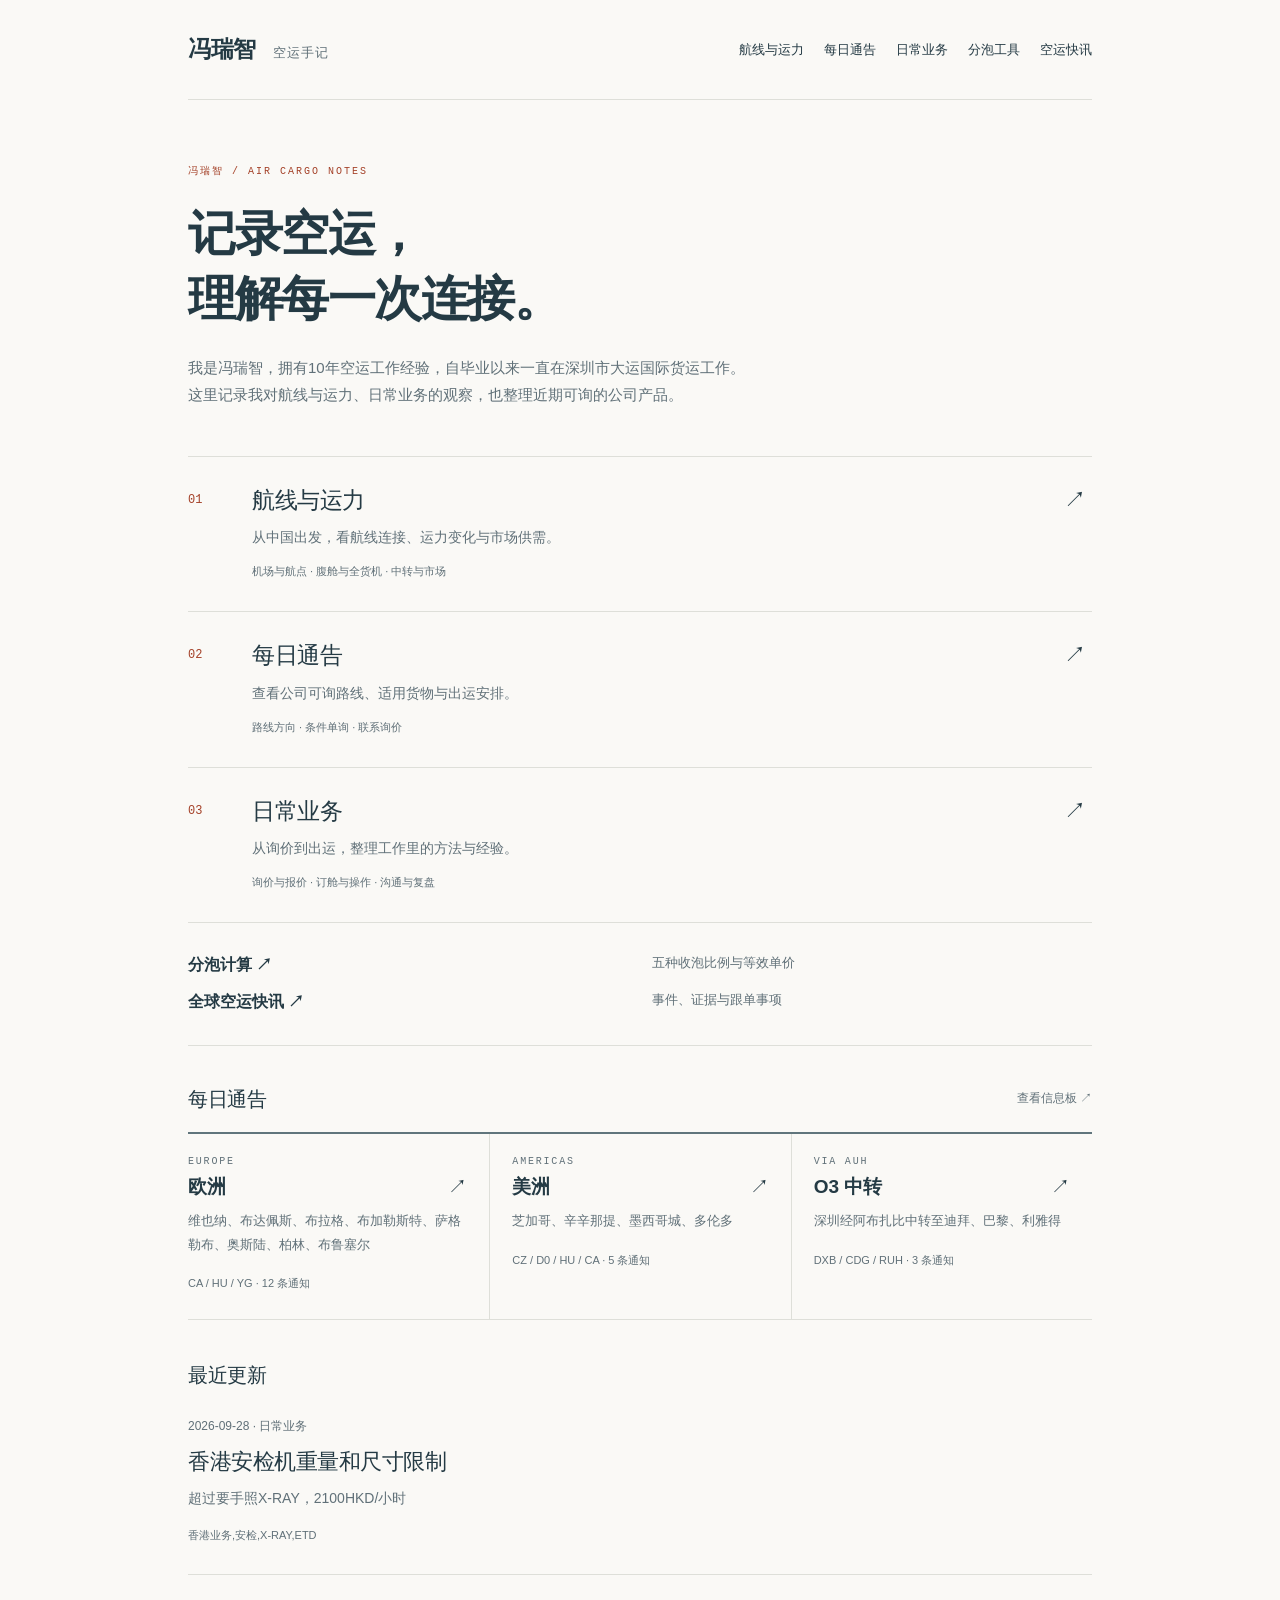
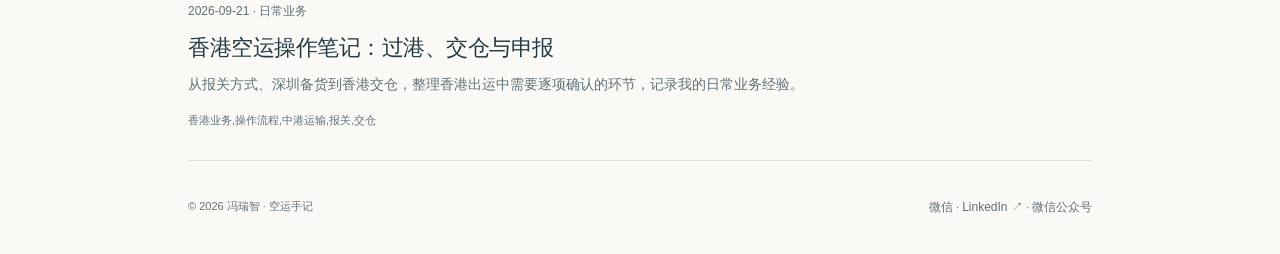
<file: index.html>
<!doctype html>
<html lang="zh-CN"><head><meta charset="utf-8"><meta name="viewport" content="width=device-width,initial-scale=1"><title>冯瑞智｜空运手记：航线与运力、每日通告与日常业务</title><meta name="description" content="冯瑞智的空运知识分享网站。记录航线与运力、每日通告、中港运输与日常业务。"><link rel="stylesheet" href="style.css?v=20260928-products"><link rel="icon" href="favicon.svg" type="image/svg+xml"><link rel="stylesheet" href="notes.css?v=1"><link rel="stylesheet" href="product-board.css?v=20260928"><meta name="google-site-verification" content="57x6zQO3ju52dWBPM4M5QUCH7kzMkn6P5f5mj-TvhgM"><link rel="canonical" href="https://fengbill5112-code.github.io/"><meta name="robots" content="index,follow"><meta property="og:title" content="冯瑞智｜空运手记：航线与运力、每日通告与日常业务"><meta property="og:description" content="冯瑞智的空运知识分享网站。记录航线与运力、每日通告、中港运输与日常业务。"><meta property="og:url" content="https://fengbill5112-code.github.io/"><meta property="og:type" content="website"></head><body><a class="skip" href="#main">跳至正文</a><div class="wrap"><header><a class="brand" href="index.html">冯瑞智 <span>空运手记</span></a><nav aria-label="主导航"><a href="research.html">航线与运力</a><a href="products.html">每日通告</a><a href="practice.html">日常业务</a><a href="calculator.html">分泡工具</a><a href="cargo-news.html">空运快讯</a></nav></header><main id="main"><section class="intro" id="about"><p class="eyebrow">冯瑞智 / AIR CARGO NOTES</p><h1>记录空运，<br>理解每一次连接。</h1><p>我是冯瑞智，拥有10年空运工作经验，自毕业以来一直在深圳市大运国际货运工作。<br>这里记录我对航线与运力、日常业务的观察，也整理近期可询的公司产品。</p></section><section class="topics" aria-label="三个内容栏目"><a class="topic" href="research.html"><span class="number">01</span><div><h2>航线与运力</h2><p>从中国出发，看航线连接、运力变化与市场供需。</p><span class="tags">机场与航点 · 腹舱与全货机 · 中转与市场</span></div><span class="arrow" aria-hidden="true">↗</span></a><a class="topic" href="products.html"><span class="number">02</span><div><h2>每日通告</h2><p>查看公司可询路线、适用货物与出运安排。</p><span class="tags">路线方向 · 条件单询 · 联系询价</span></div><span class="arrow" aria-hidden="true">↗</span></a><a class="topic" href="practice.html"><span class="number">03</span><div><h2>日常业务</h2><p>从询价到出运，整理工作里的方法与经验。</p><span class="tags">询价与报价 · 订舱与操作 · 沟通与复盘</span></div><span class="arrow" aria-hidden="true">↗</span></a></section><section class="tool-links" aria-label="实用工具与快讯"><a href="calculator.html">分泡计算 ↗</a><span>五种收泡比例与等效单价</span><a href="cargo-news.html">全球空运快讯 ↗</a><span>事件、证据与跟单事项</span></section><section class="products-home" aria-labelledby="home-products-heading"><div class="board-home-heading"><h2 id="home-products-heading">每日通告</h2><a href="products.html">查看信息板 ↗</a></div><div id="home-products" class="board-home-regions"><a class="board-home-region" href="products.html#europe"><span class="board-region-label">EUROPE</span><h3>欧洲 <span aria-hidden="true">↗</span></h3><p>维也纳、布达佩斯、布拉格、布加勒斯特、萨格勒布、奥斯陆、柏林、布鲁塞尔</p><span class="board-home-summary">CA / HU / YG · 12 条通知</span></a><a class="board-home-region" href="products.html#americas"><span class="board-region-label">AMERICAS</span><h3>美洲 <span aria-hidden="true">↗</span></h3><p>芝加哥、辛辛那提、墨西哥城、多伦多</p><span class="board-home-summary">CZ / D0 / HU / CA · 5 条通知</span></a><a class="board-home-region" href="products.html#o3-transfer"><span class="board-region-label">VIA AUH</span><h3>O3 中转 <span aria-hidden="true">↗</span></h3><p>深圳经阿布扎比中转至迪拜、巴黎、利雅得</p><span class="board-home-summary">DXB / CDG / RUH · 3 条通知</span></a></div></section><section class="latest"><h2>最近更新</h2><div id="notes"><a class="note-card" href="note-9fb86a04dadf47e8976c2f7a544a3c77.html"><div class="meta">2026-09-28 · 日常业务</div><h2>香港安检机重量和尺寸限制</h2><p>超过要手照X-RAY，2100HKD/小时</p><span class="tags">香港业务,安检,X-RAY,ETD</span></a><a class="note-card" href="note-75b7aff99ae64986bea65b50169d360d.html"><div class="meta">2026-09-21 · 日常业务</div><h2>香港空运操作笔记：过港、交仓与申报</h2><p>从报关方式、深圳备货到香港交仓，整理香港出运中需要逐项确认的环节，记录我的日常业务经验。</p><span class="tags">香港业务,操作流程,中港运输,报关,交仓</span></a></div></section></main><footer id="contact"><span>© 2026 冯瑞智 · 空运手记</span><span class="social-contacts"><a href="wechat.html">微信</a> · <a href="https://www.linkedin.com/in/%E7%91%9E%E6%99%BA-%E5%86%AF-088648386/" target="_blank" rel="noopener noreferrer">LinkedIn ↗</a> · <a href="wechat-official.html">微信公众号</a></span></footer></div></body></html>
</file>
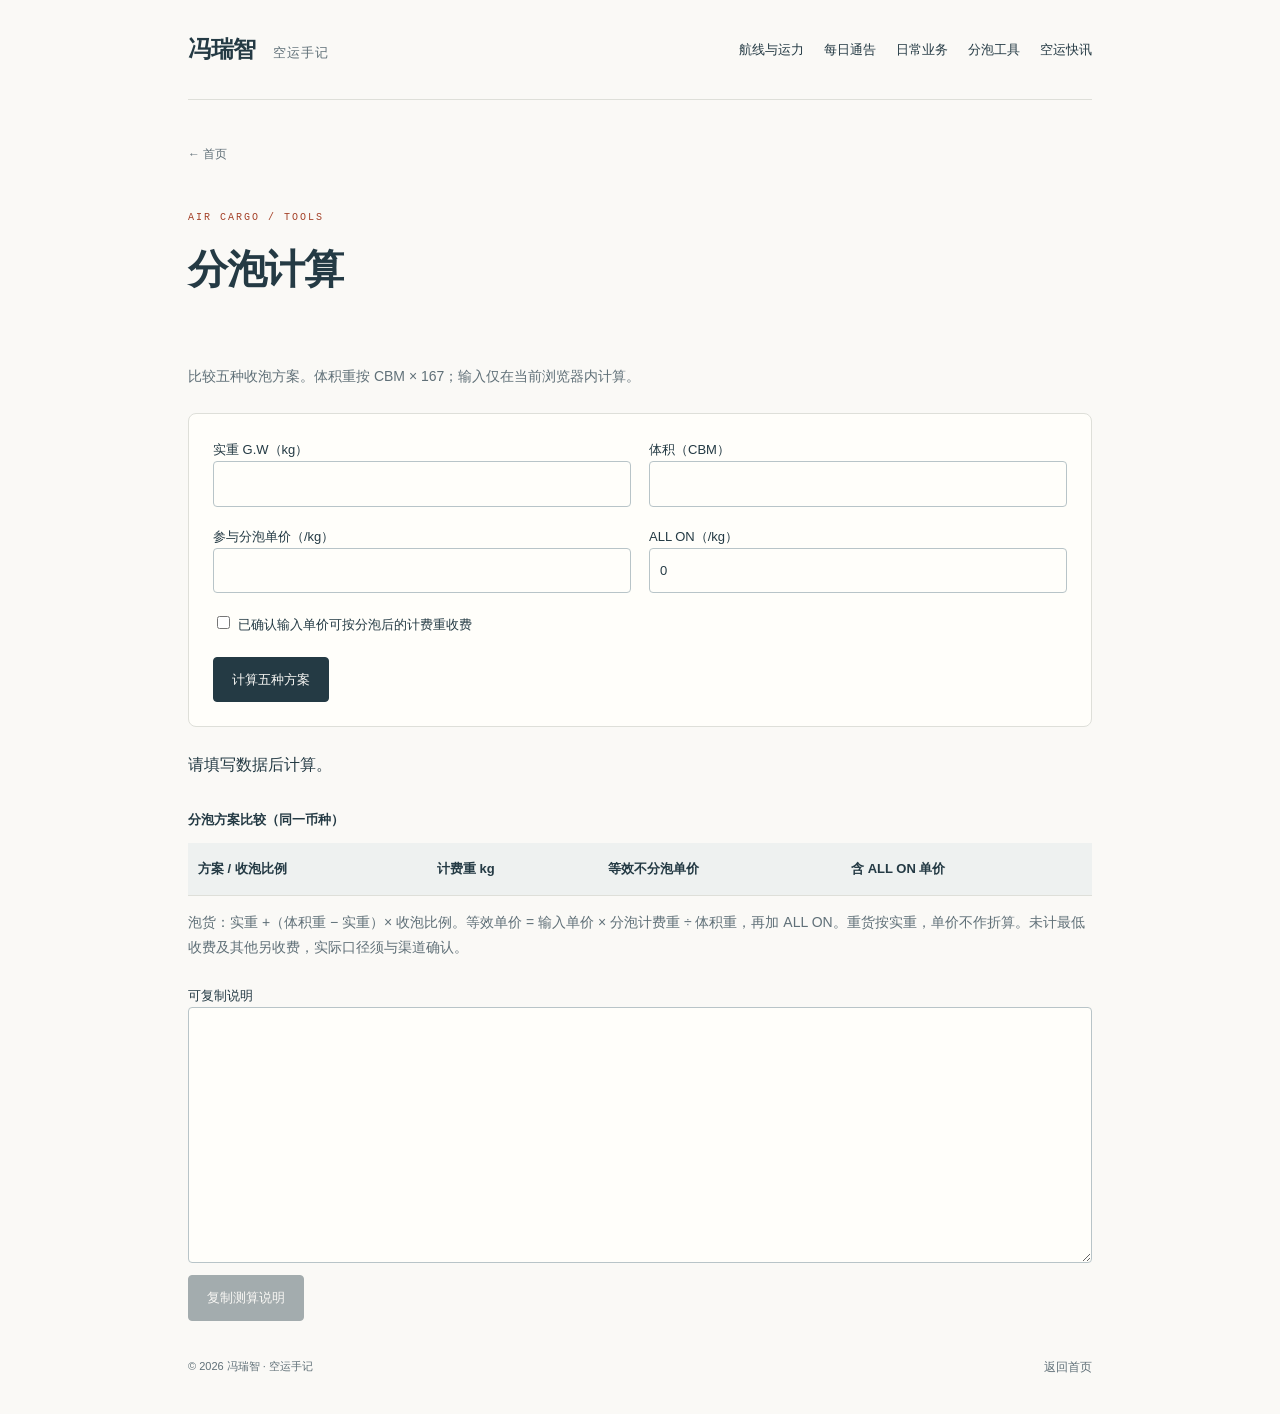
<file: calculator.html>
<!doctype html>
<html lang="zh-CN"><head><meta charset="utf-8"><meta name="viewport" content="width=device-width,initial-scale=1"><title>分泡计算｜冯瑞智 空运手记</title><meta name="description" content="空运实用工具与全球快讯：分泡计算、事件证据与跟单事项。"><link rel="icon" href="favicon.svg" type="image/svg+xml"><link rel="stylesheet" href="style.css?v=20260928"><link rel="stylesheet" href="tools.css"><link rel="canonical" href="https://fengbill5112-code.github.io/calculator.html"><meta name="robots" content="index,follow"><meta property="og:title" content="分泡计算｜冯瑞智 空运手记"><meta property="og:description" content="空运实用工具与全球快讯：分泡计算、事件证据与跟单事项。"><meta property="og:url" content="https://fengbill5112-code.github.io/calculator.html"><meta property="og:type" content="website"></head><body><a class="skip" href="#main">跳至正文</a><div class="wrap"><header><a class="brand" href="index.html">冯瑞智 <span>空运手记</span></a><nav aria-label="主导航"><a href="research.html">航线与运力</a><a href="products.html">每日通告</a><a href="practice.html">日常业务</a><a href="calculator.html">分泡工具</a><a href="cargo-news.html">空运快讯</a></nav></header><main id="main"><div class="page-intro"><a class="back" href="index.html">← 首页</a><p class="eyebrow">AIR CARGO / TOOLS</p><h1>分泡计算</h1></div><p class="tool-lead">比较五种收泡方案。体积重按 CBM × 167；输入仅在当前浏览器内计算。</p><form id="calculator" class="tool-panel"><div class="input-grid"><label>实重 G.W（kg）<input id="gross" type="number" min="0" step="any" required></label><label>体积（CBM）<input id="cbm" type="number" min="0" step="any" required></label><label>参与分泡单价（/kg）<input id="rate" type="number" min="0" step="any" required></label><label>ALL ON（/kg）<input id="addon" type="number" min="0" step="any" value="0" required></label></div><label class="confirm"><input id="confirm" type="checkbox" required>已确认输入单价可按分泡后的计费重收费</label><button type="submit">计算五种方案</button></form><p id="calc-status" role="status" aria-live="polite">请填写数据后计算。</p><p class="table-hint">左右滑动查看完整结果</p><div class="table-scroll"><table><caption>分泡方案比较（同一币种）</caption><thead><tr><th scope="col">方案 / 收泡比例</th><th scope="col">计费重 kg</th><th scope="col">等效不分泡单价</th><th scope="col">含 ALL ON 单价</th></tr></thead><tbody id="calc-results"></tbody></table></div><p class="tool-note">泡货：实重 +（体积重 − 实重）× 收泡比例。等效单价 = 输入单价 × 分泡计费重 ÷ 体积重，再加 ALL ON。重货按实重，单价不作折算。未计最低收费及其他另收费，实际口径须与渠道确认。</p><label class="output-label">可复制说明<textarea id="calc-output" rows="10" readonly></textarea></label><button id="calc-copy" type="button" disabled>复制测算说明</button></main><footer><span>© 2026 冯瑞智 · 空运手记</span><a href="index.html">返回首页</a></footer></div><script src="calculator.js" defer></script></body></html>
</file>
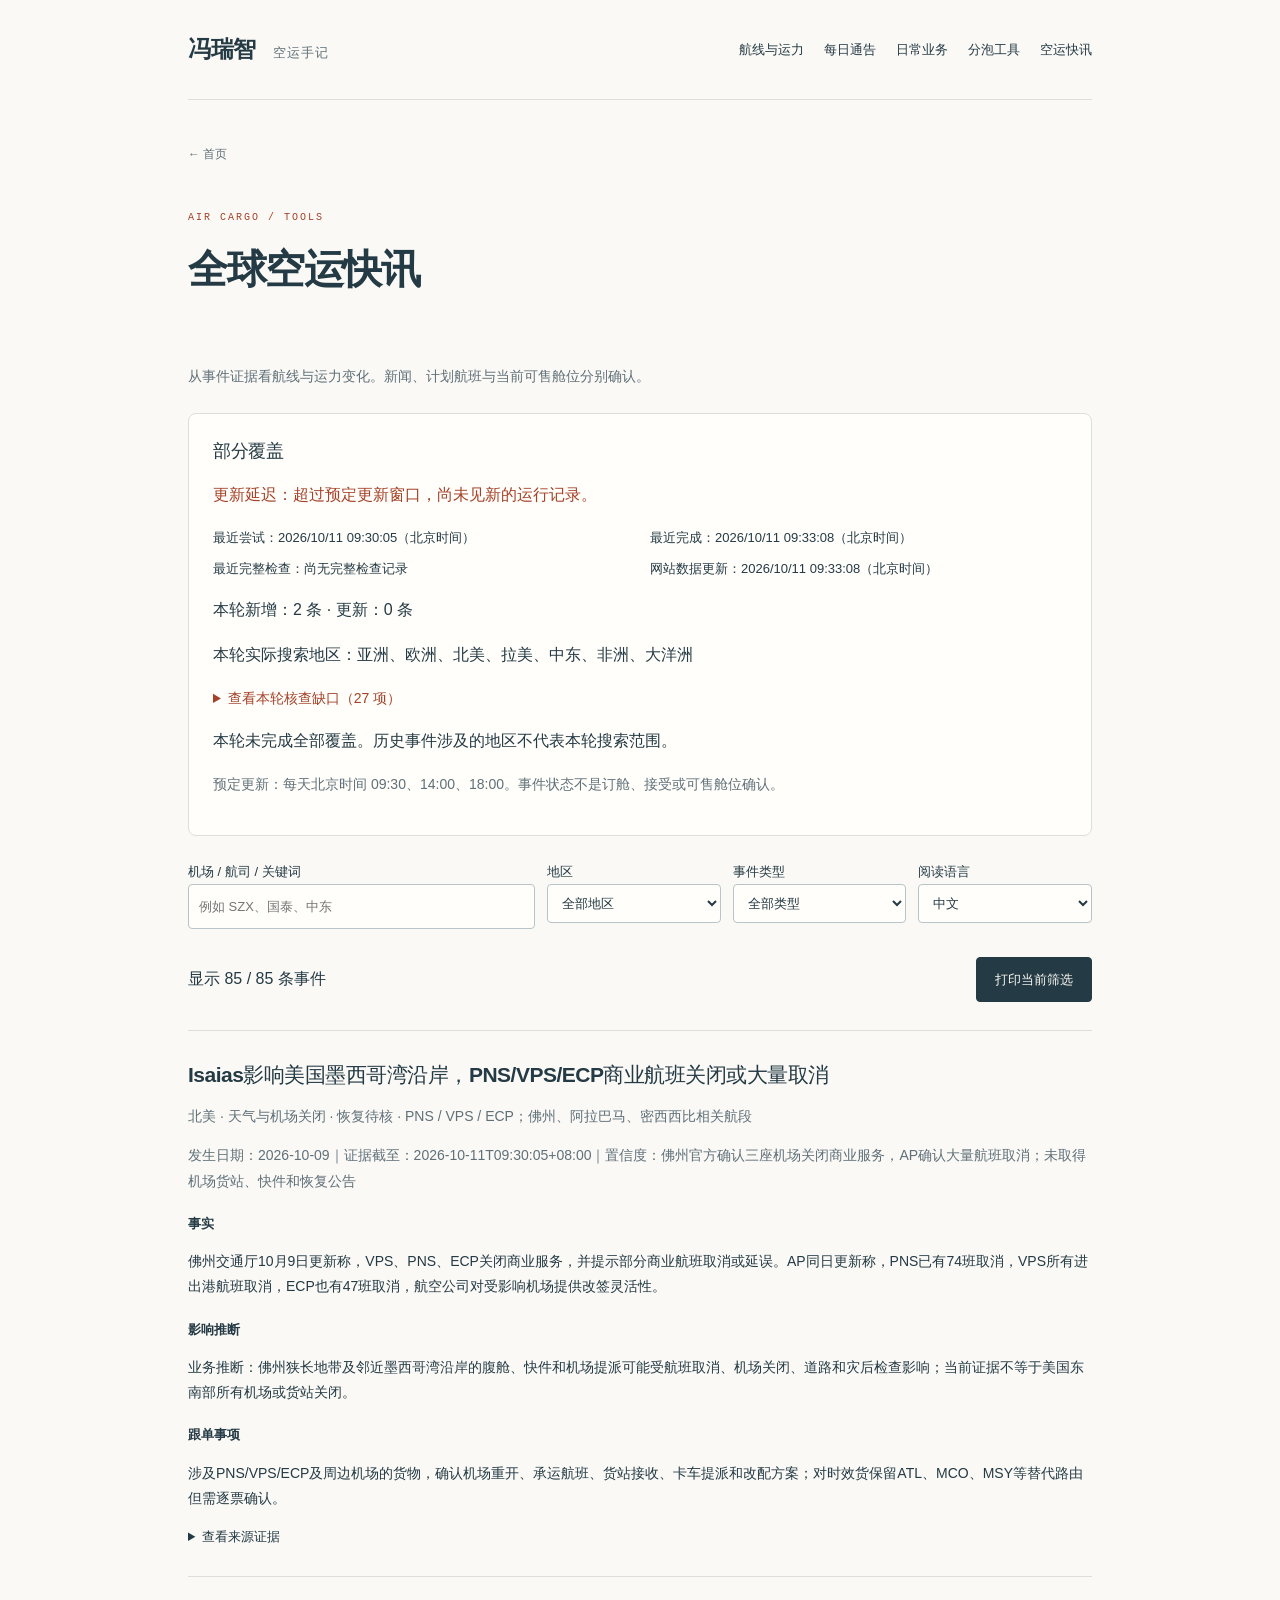
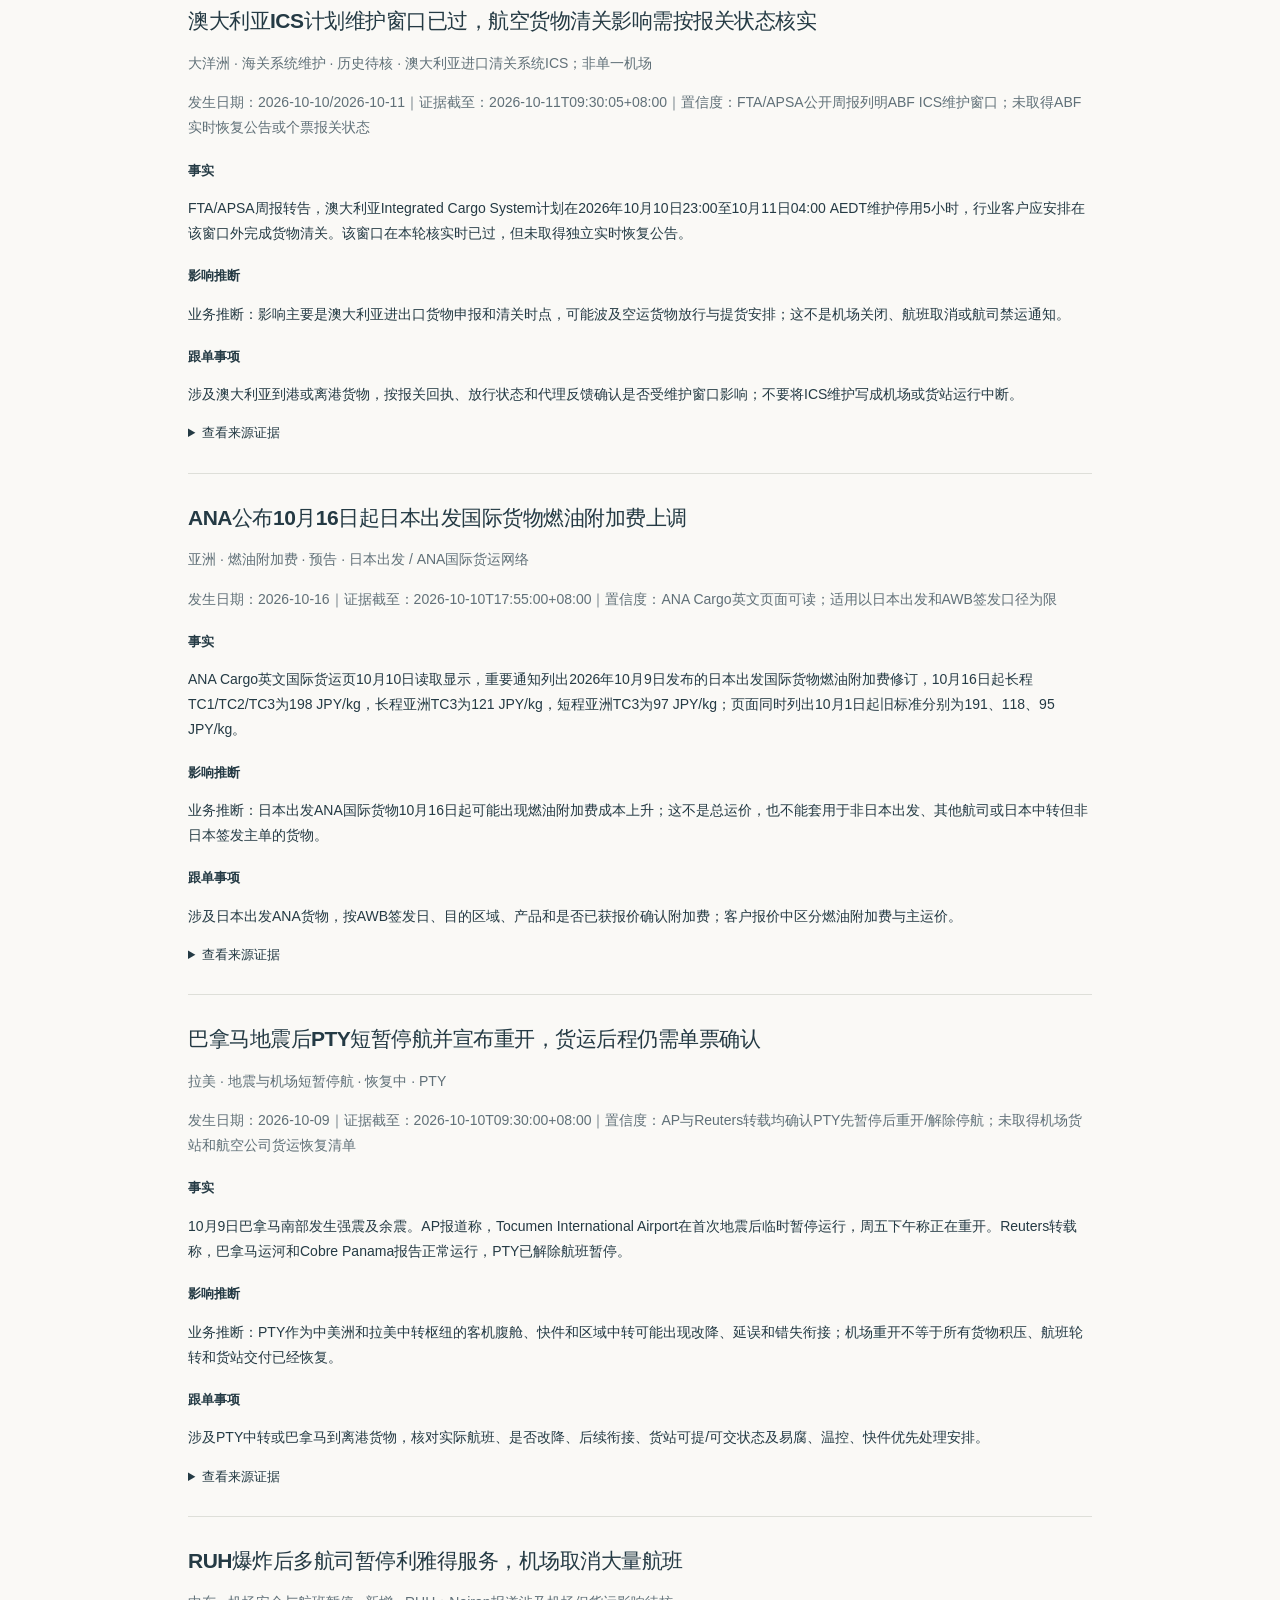
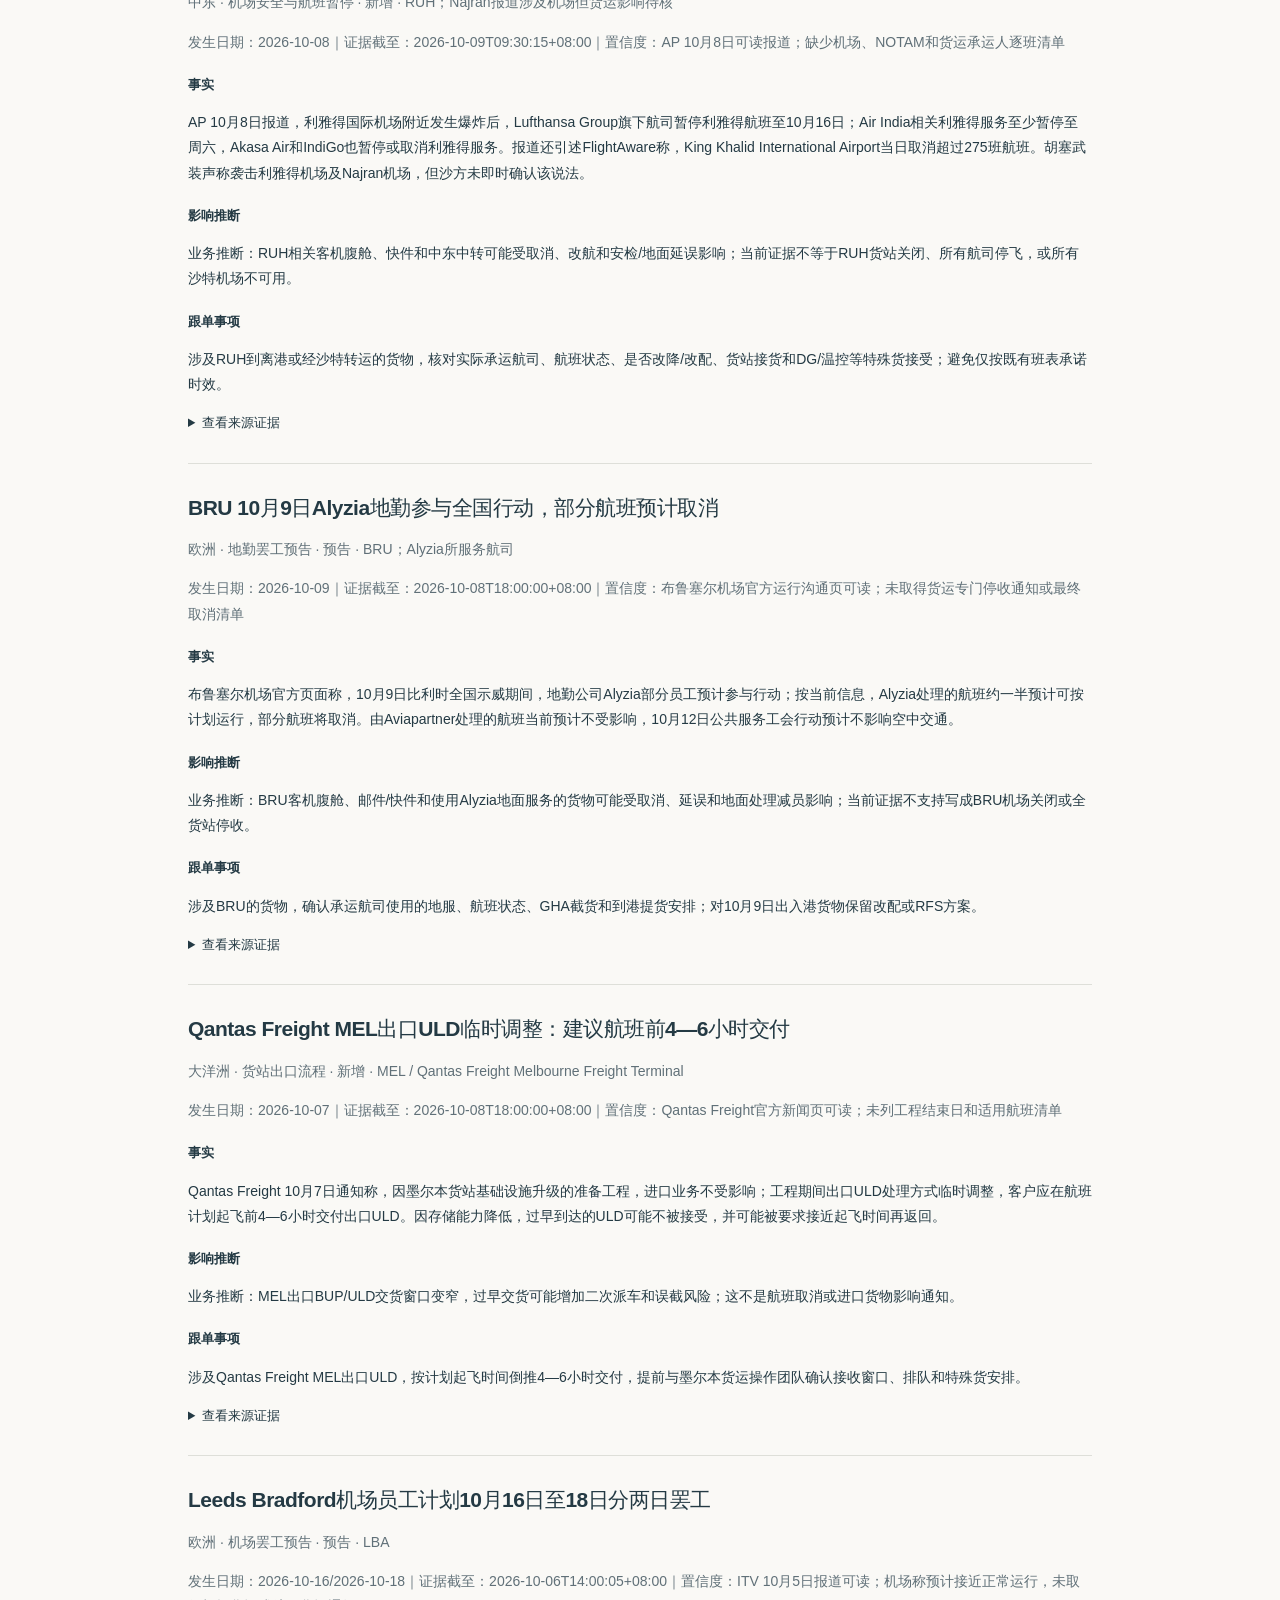
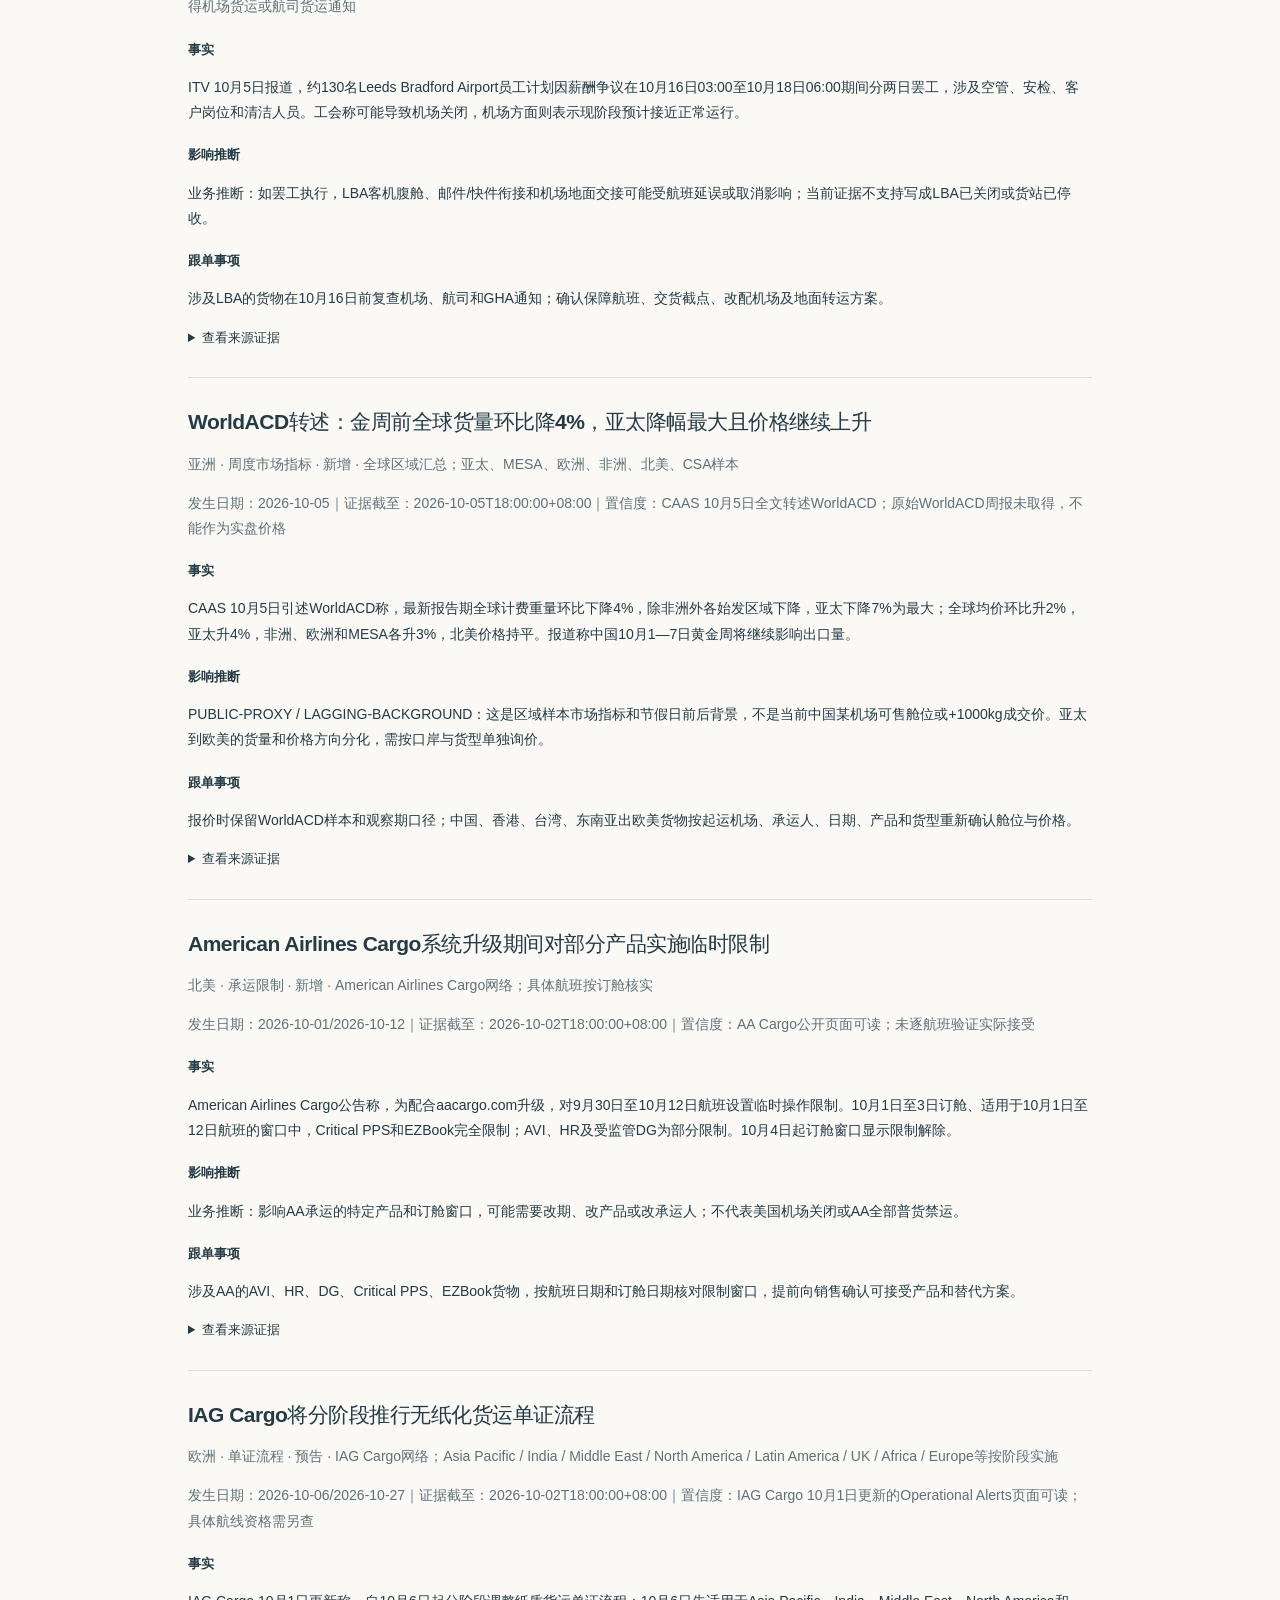
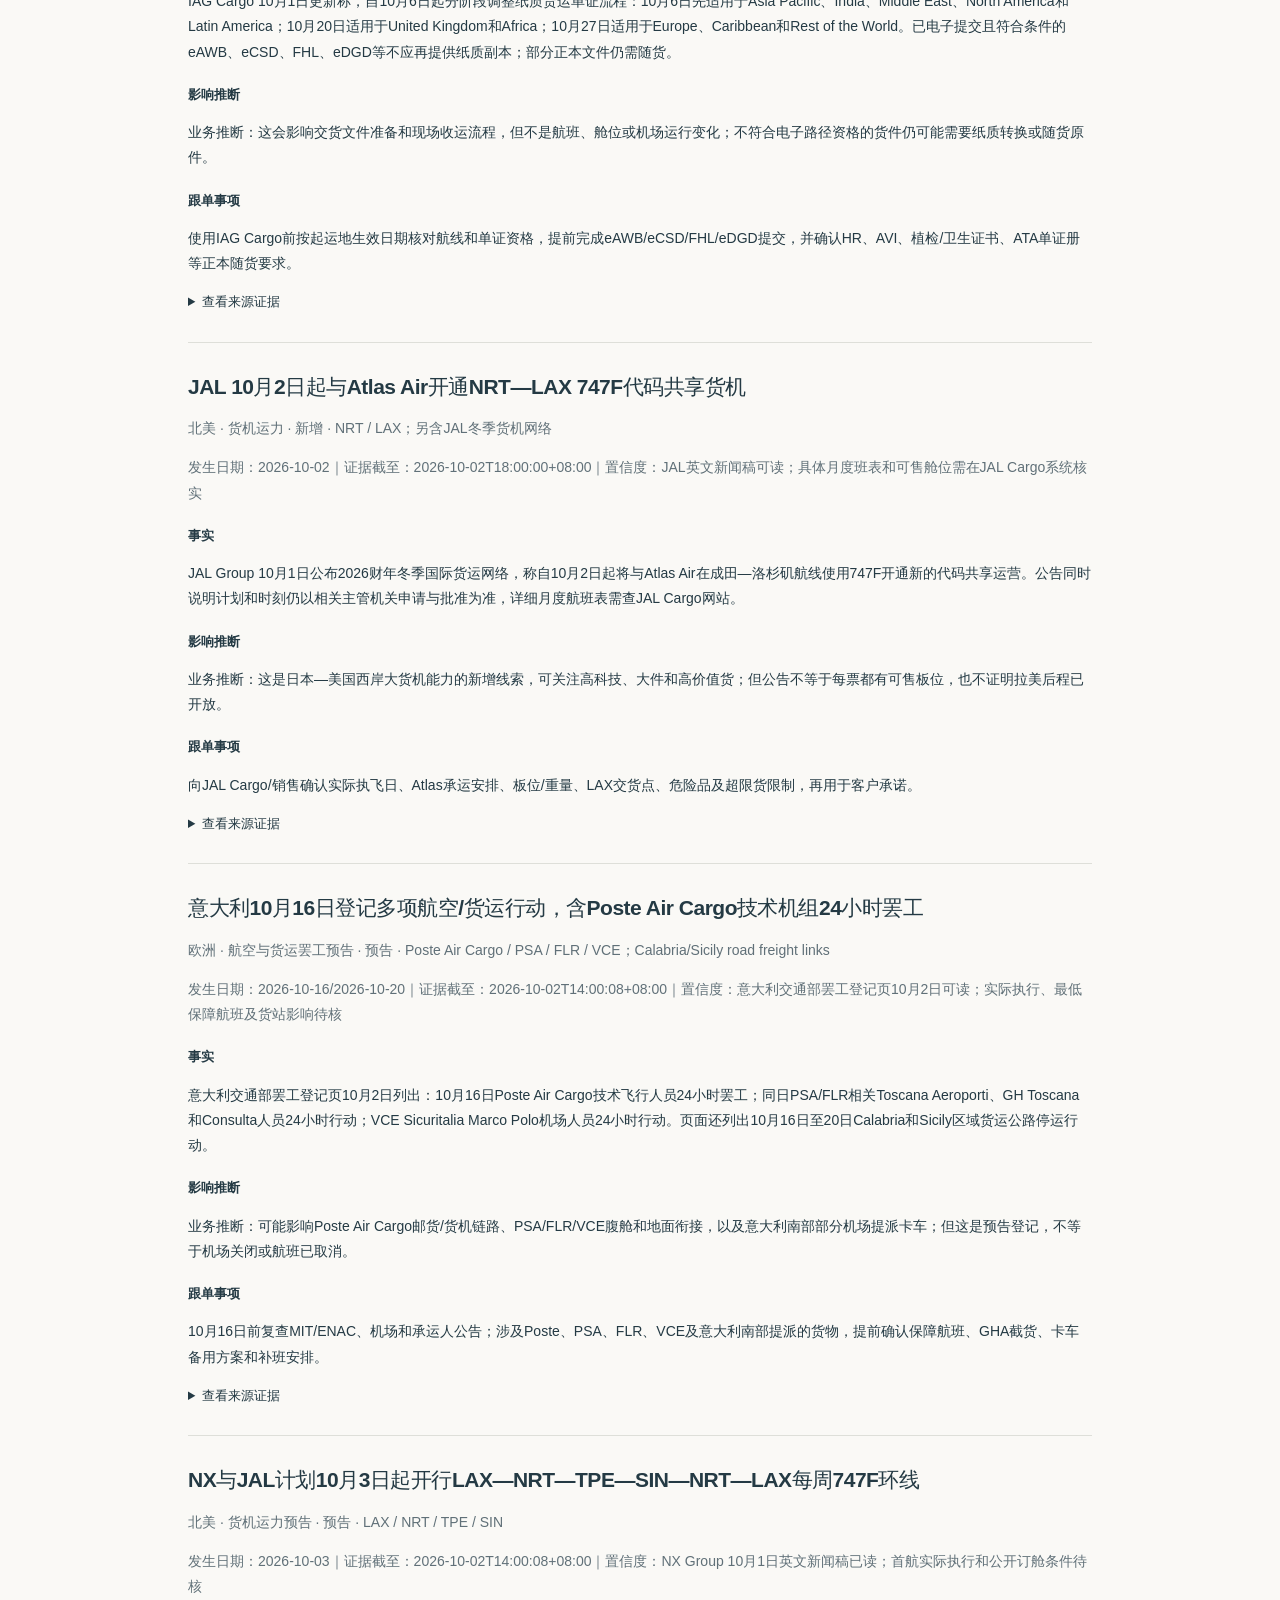
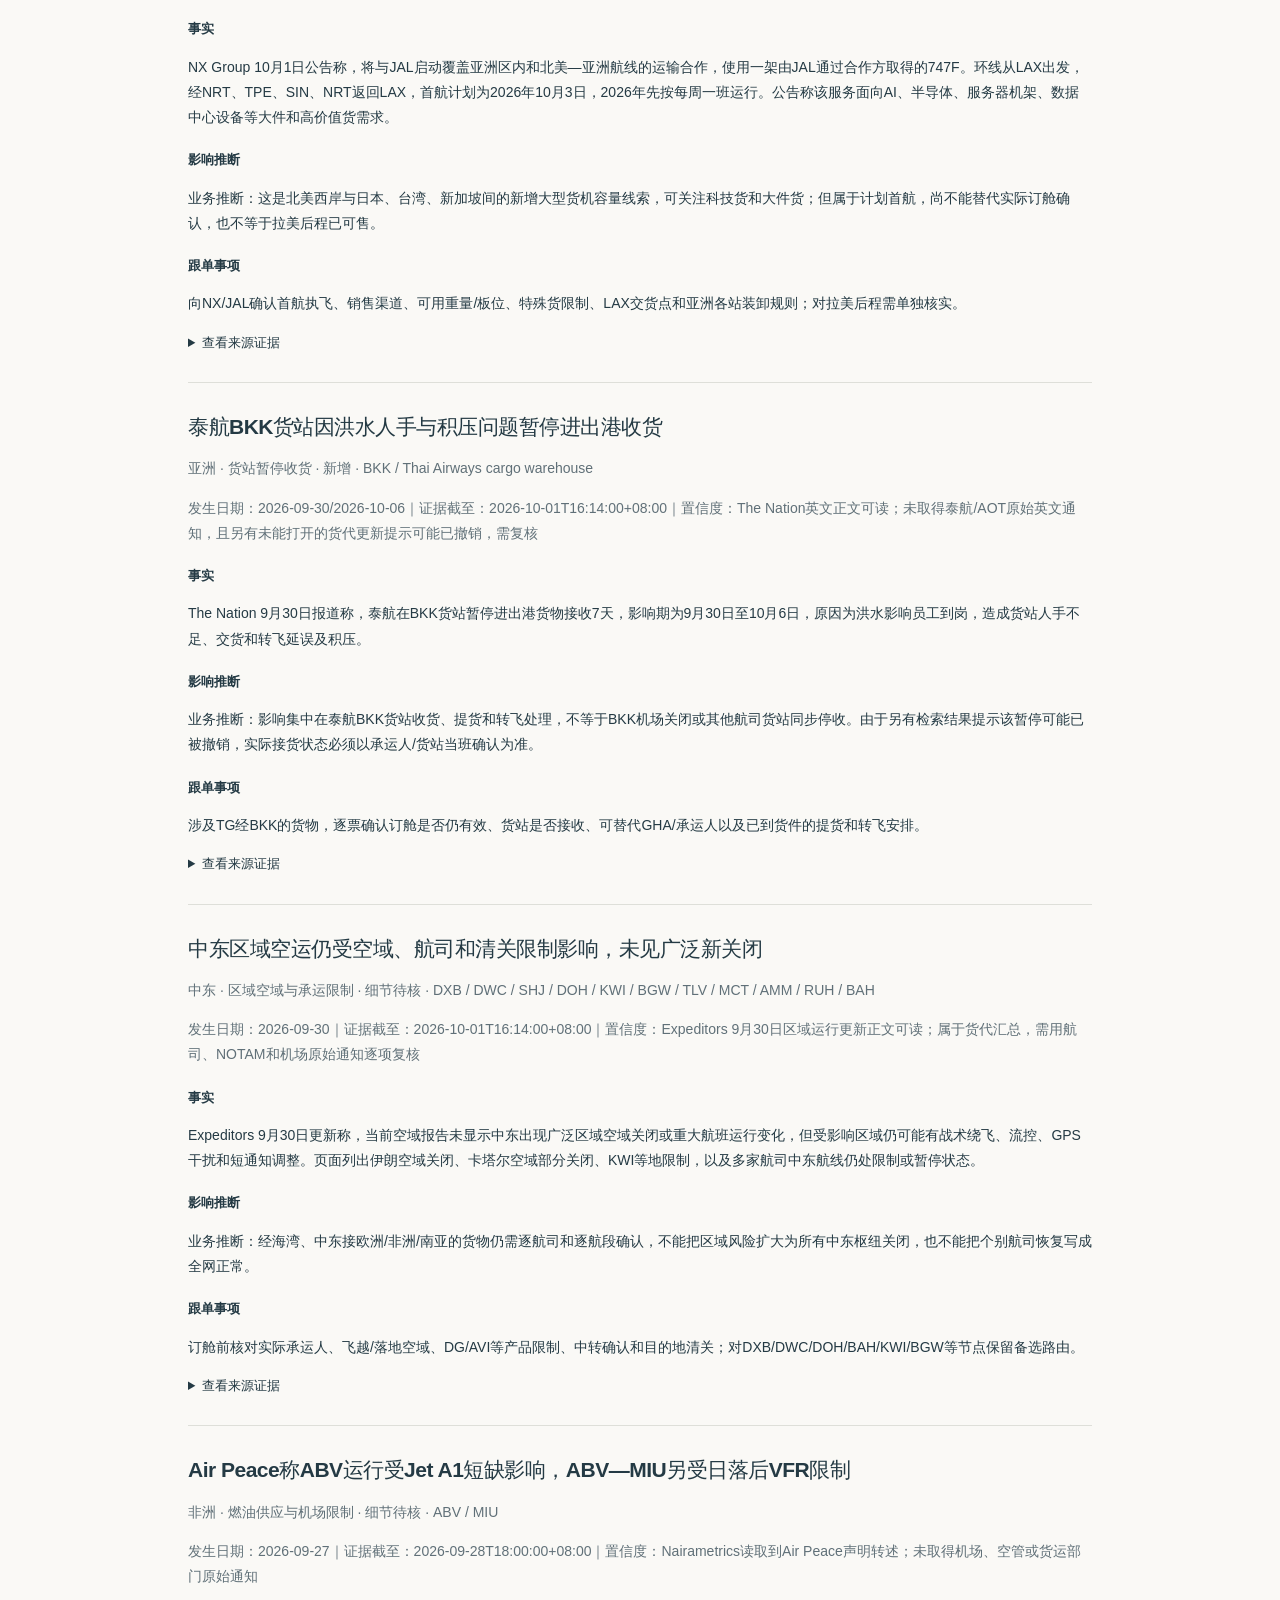
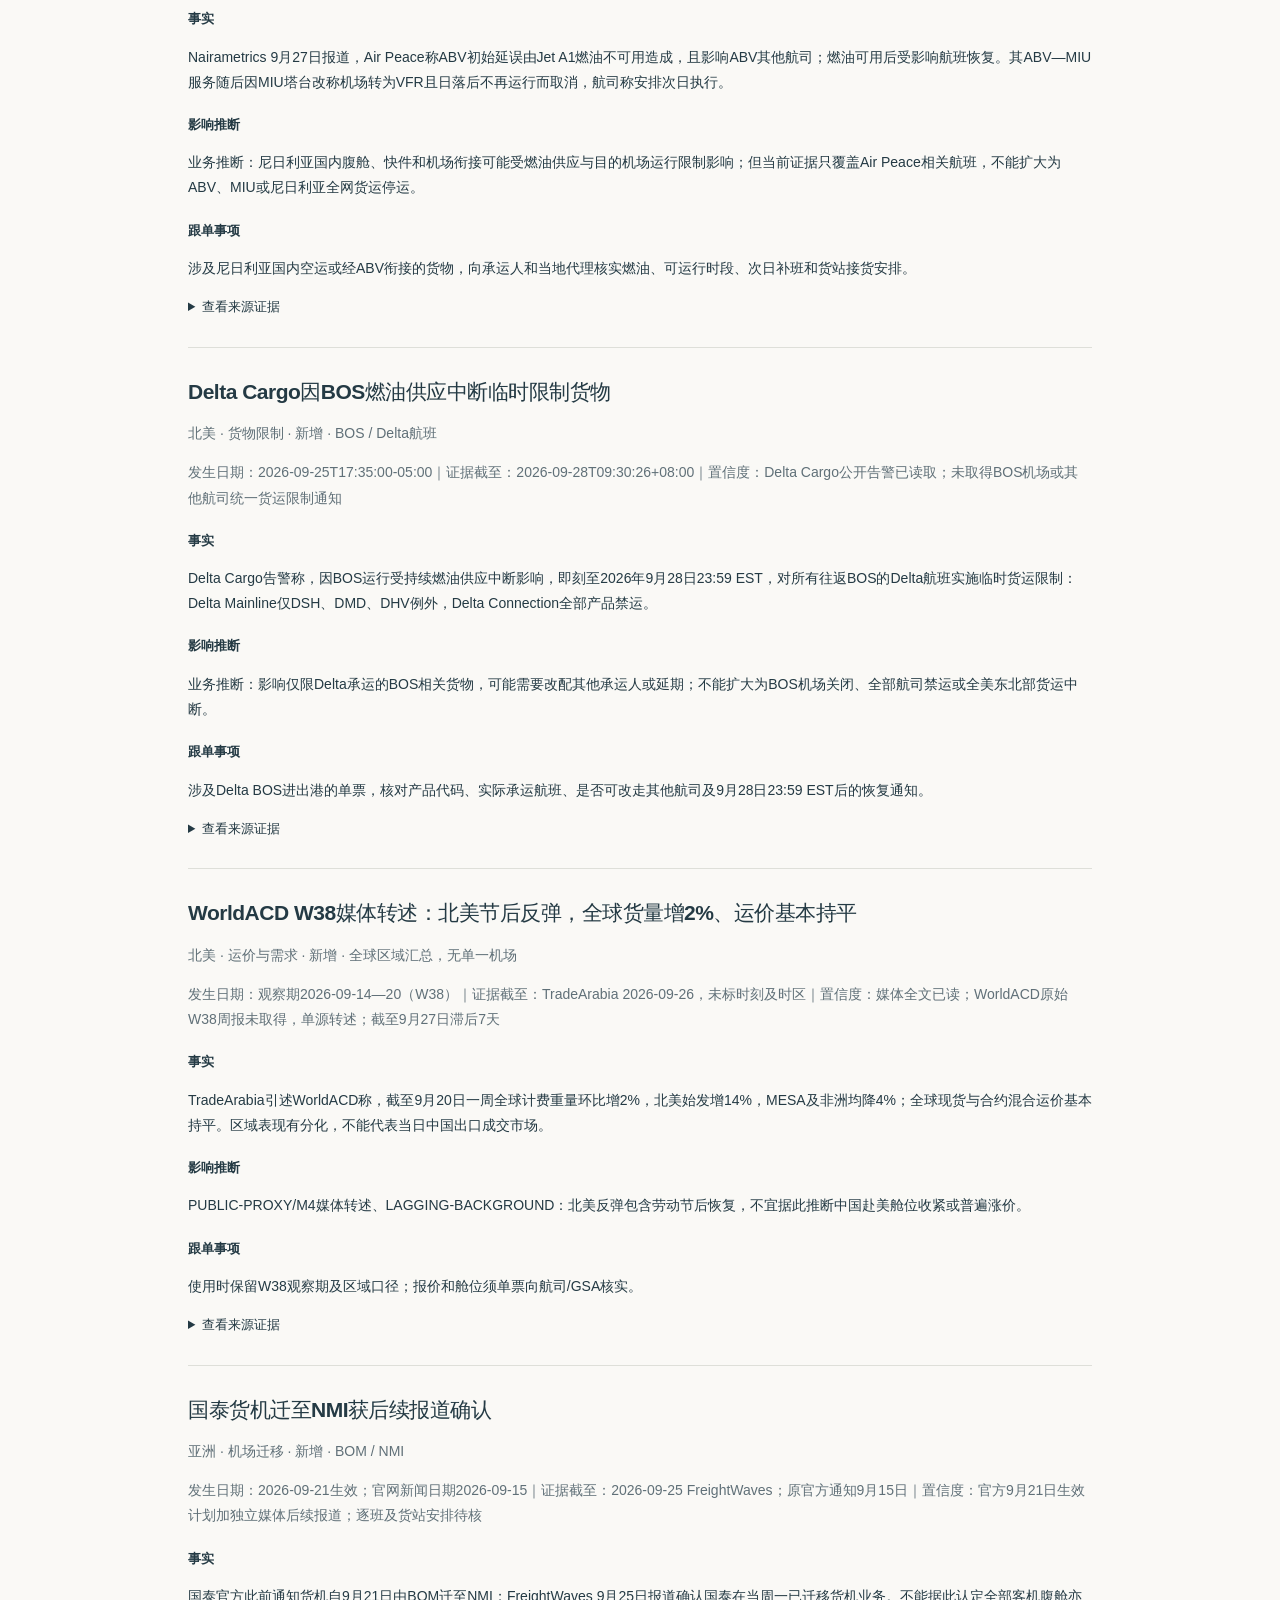
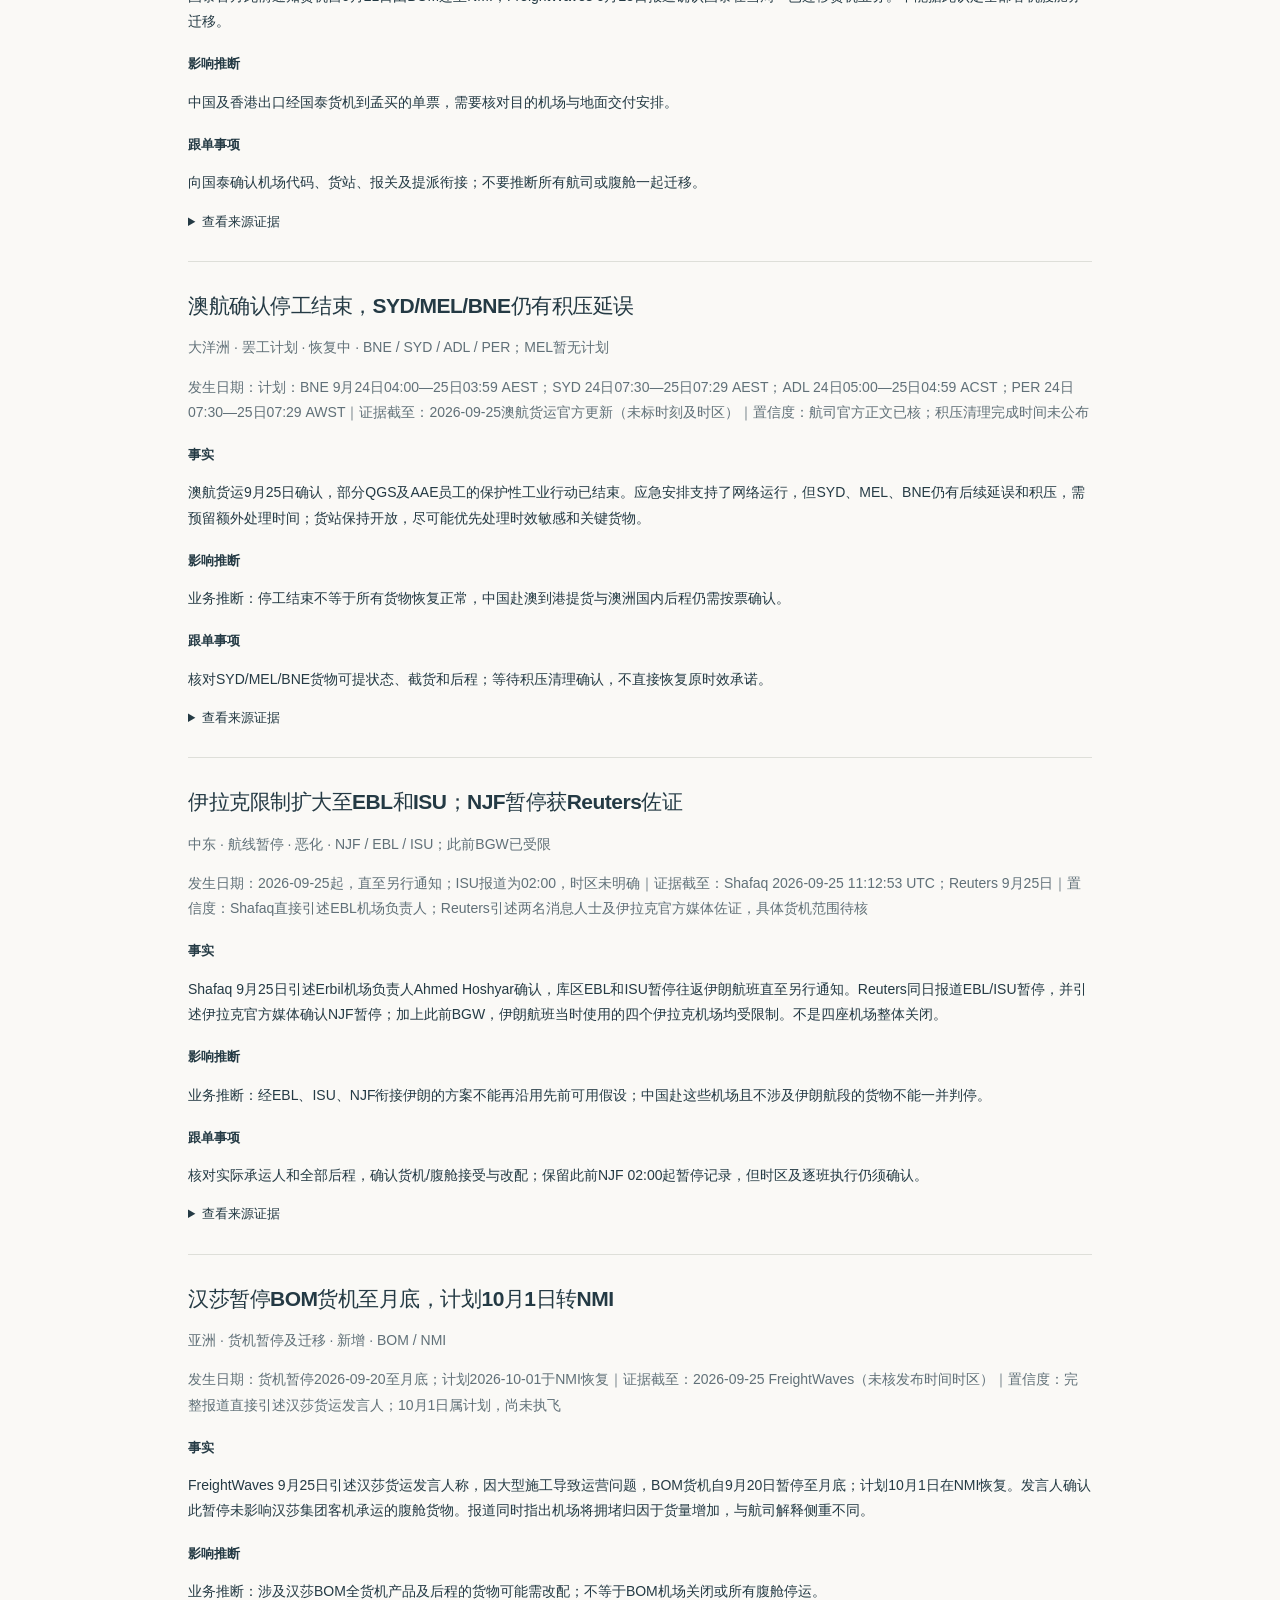
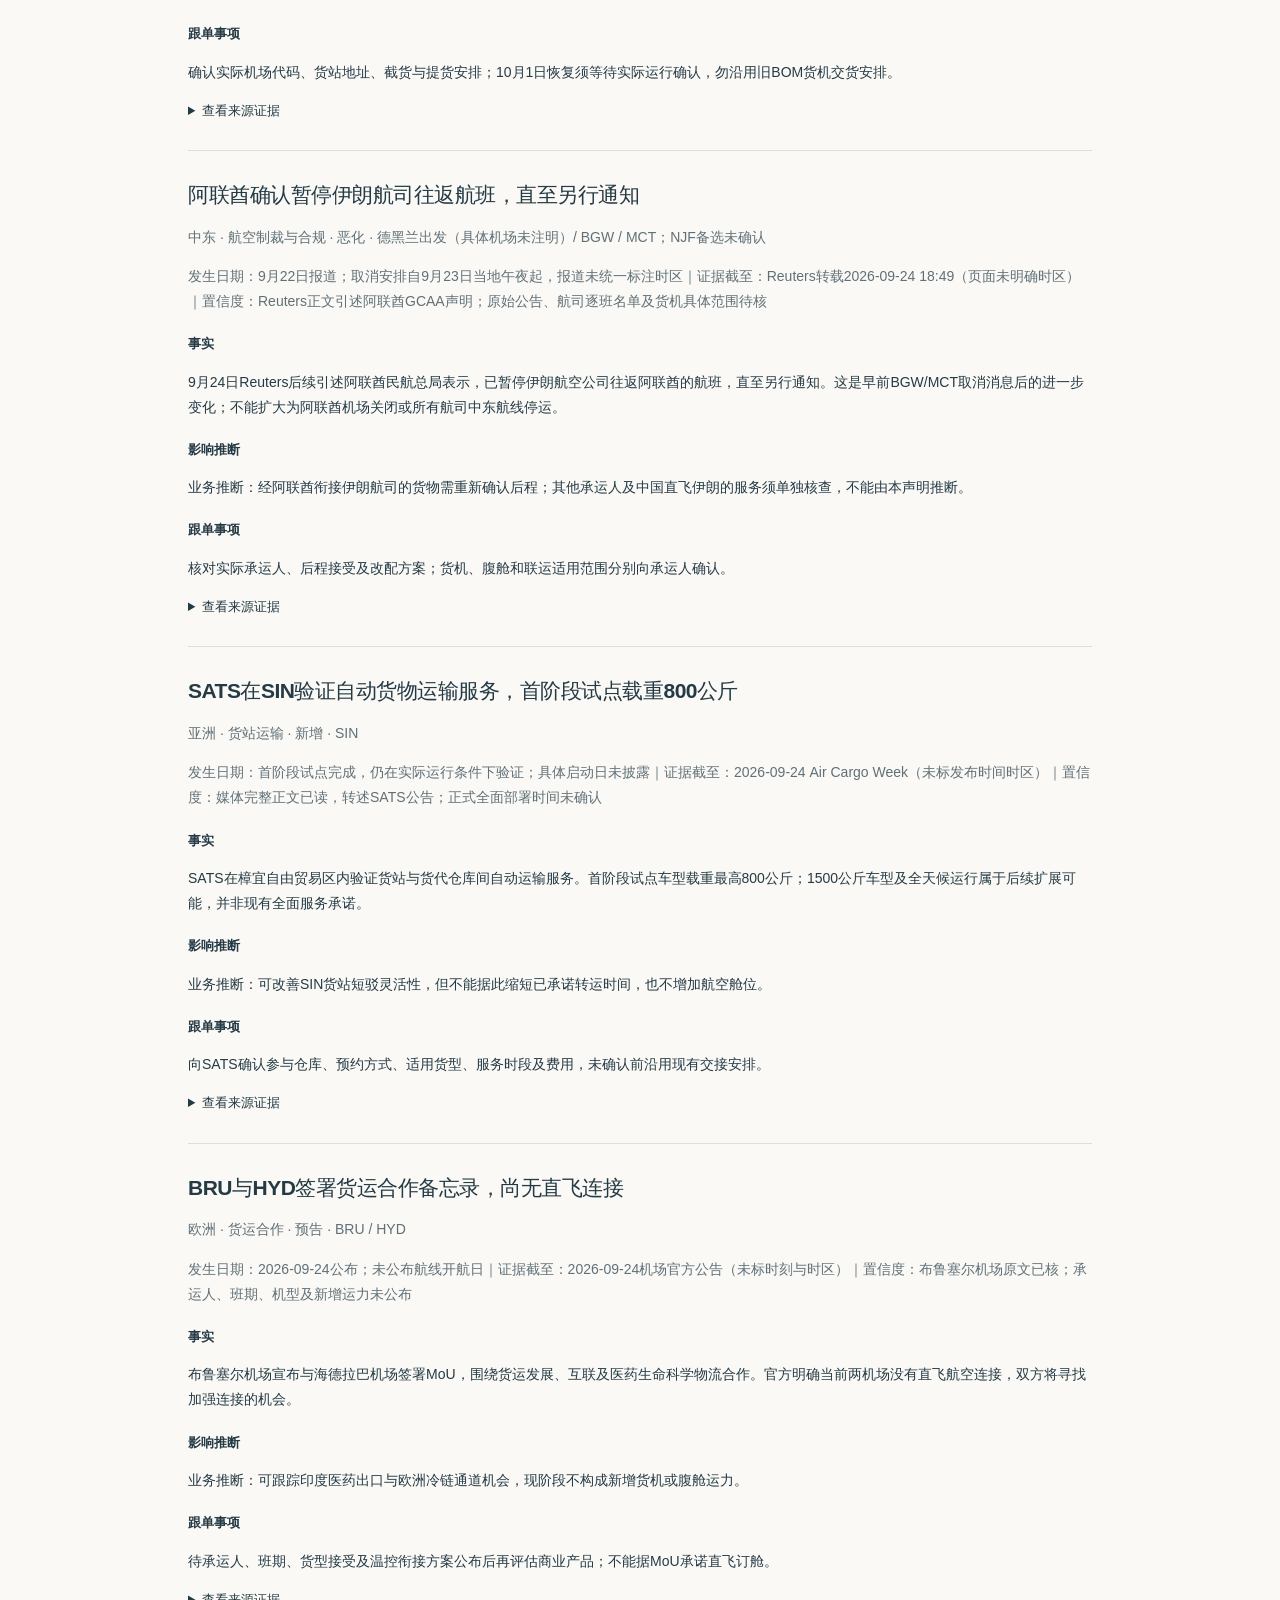
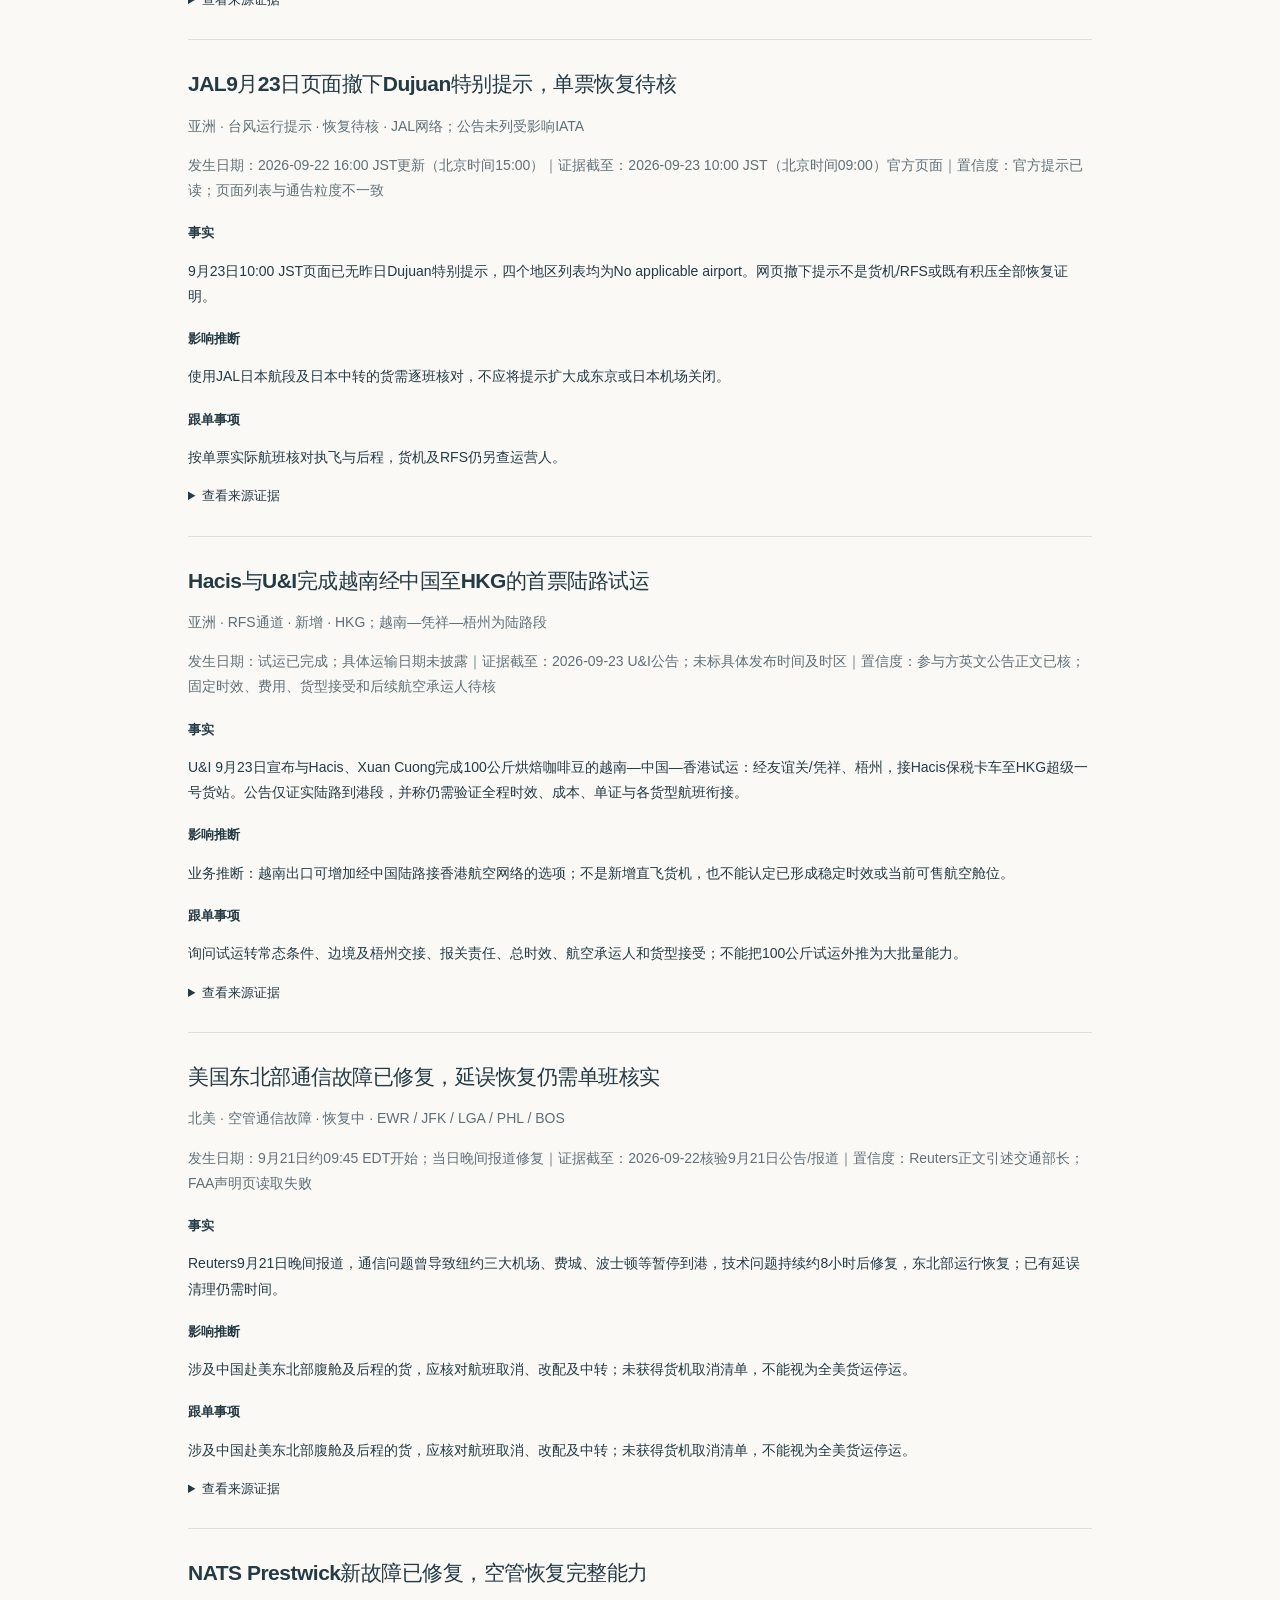
<file: cargo-news.html>
<!doctype html>
<html lang="zh-CN"><head><meta charset="utf-8"><meta name="viewport" content="width=device-width,initial-scale=1"><title>全球空运快讯｜冯瑞智 空运手记</title><meta name="description" content="空运实用工具与全球快讯：分泡计算、事件证据与跟单事项。"><link rel="icon" href="favicon.svg" type="image/svg+xml"><link rel="stylesheet" href="style.css?v=20260928"><link rel="stylesheet" href="tools.css"><link rel="canonical" href="https://fengbill5112-code.github.io/cargo-news.html"><meta name="robots" content="index,follow"><meta property="og:title" content="全球空运快讯｜冯瑞智 空运手记"><meta property="og:description" content="空运实用工具与全球快讯：分泡计算、事件证据与跟单事项。"><meta property="og:url" content="https://fengbill5112-code.github.io/cargo-news.html"><meta property="og:type" content="website"></head><body><a class="skip" href="#main">跳至正文</a><div class="wrap"><header><a class="brand" href="index.html">冯瑞智 <span>空运手记</span></a><nav aria-label="主导航"><a href="research.html">航线与运力</a><a href="products.html">每日通告</a><a href="practice.html">日常业务</a><a href="calculator.html">分泡工具</a><a href="cargo-news.html">空运快讯</a></nav></header><main id="main"><div class="page-intro"><a class="back" href="index.html">← 首页</a><p class="eyebrow">AIR CARGO / TOOLS</p><h1>全球空运快讯</h1></div><p class="tool-lead">从事件证据看航线与运力变化。新闻、计划航班与当前可售舱位分别确认。</p><section id="news-status" class="tool-panel" aria-label="监控运行状态" aria-live="polite"><p>正在读取公开新闻数据…</p></section><form id="news-filters" class="filter-grid"><label>机场 / 航司 / 关键词<input id="news-search" type="search" placeholder="例如 SZX、国泰、中东"></label><label>地区<select id="news-region"><option value="">全部地区</option></select></label><label>事件类型<select id="news-type"><option value="">全部类型</option></select></label><label>阅读语言<select id="news-language"><option value="zh">中文</option><option value="en">English（有译文时）</option></select></label></form><div class="news-actions"><p id="news-count" role="status" aria-live="polite"></p><button id="news-print" type="button">打印当前筛选</button></div><section id="news-items" aria-label="新闻事件"></section><noscript>请启用 JavaScript 以读取快讯与筛选。</noscript></main><footer><span>© 2026 冯瑞智 · 空运手记</span><a href="index.html">返回首页</a></footer></div><script src="cargo-news.js?v=20260928-file-entry" defer></script></body></html>
</file>
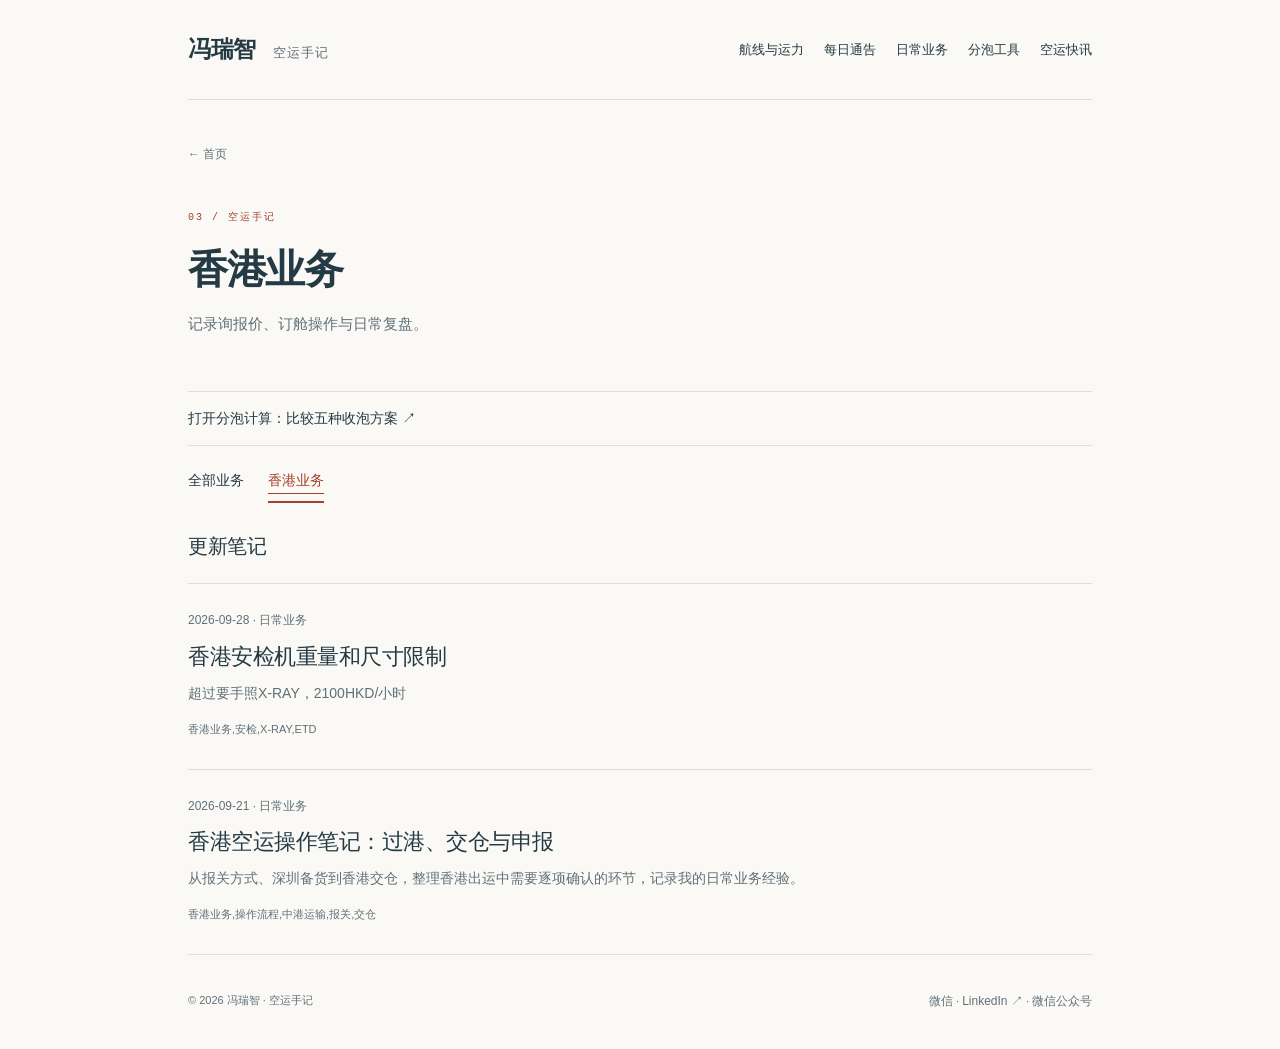
<file: hongkong.html>
<!doctype html>
<html lang="zh-CN"><head><meta charset="utf-8"><meta name="viewport" content="width=device-width,initial-scale=1"><title>香港业务笔记｜冯瑞智 空运手记</title><meta name="description" content="香港空运、中港运输、报关与交仓的业务笔记。"><link rel="stylesheet" href="style.css?v=20260928-products"><link rel="icon" href="favicon.svg" type="image/svg+xml"><link rel="stylesheet" href="notes.css?v=1"><link rel="canonical" href="https://fengbill5112-code.github.io/hongkong.html"><meta name="robots" content="index,follow"><meta property="og:title" content="香港业务笔记｜冯瑞智 空运手记"><meta property="og:description" content="香港空运、中港运输、报关与交仓的业务笔记。"><meta property="og:url" content="https://fengbill5112-code.github.io/hongkong.html"><meta property="og:type" content="website"></head><body data-category="practice"><a class="skip" href="#main">跳至正文</a><div class="wrap"><header><a class="brand" href="index.html">冯瑞智 <span>空运手记</span></a><nav aria-label="主导航"><a href="research.html">航线与运力</a><a href="products.html">每日通告</a><a href="practice.html">日常业务</a><a href="calculator.html">分泡工具</a><a href="cargo-news.html">空运快讯</a></nav></header><main id="main"><div class="page-intro"><a class="back" href="index.html">← 首页</a><p class="eyebrow">03 / 空运手记</p><h1>香港业务</h1><p>记录询报价、订舱操作与日常复盘。</p></div><p class="tool-entry"><a href="calculator.html">打开分泡计算：比较五种收泡方案 ↗</a></p><nav class="business-tabs" aria-label="业务分类"><a href="practice.html" data-group="">全部业务</a><a href="hongkong.html" data-group="hongkong" aria-current="page">香港业务</a></nav><div class="list-tools"><h2>更新笔记</h2></div><section id="notes" aria-label="笔记列表"><a class="note-card" href="note-9fb86a04dadf47e8976c2f7a544a3c77.html"><div class="meta">2026-09-28 · 日常业务</div><h2>香港安检机重量和尺寸限制</h2><p>超过要手照X-RAY，2100HKD/小时</p><span class="tags">香港业务,安检,X-RAY,ETD</span></a><a class="note-card" href="note-75b7aff99ae64986bea65b50169d360d.html"><div class="meta">2026-09-21 · 日常业务</div><h2>香港空运操作笔记：过港、交仓与申报</h2><p>从报关方式、深圳备货到香港交仓，整理香港出运中需要逐项确认的环节，记录我的日常业务经验。</p><span class="tags">香港业务,操作流程,中港运输,报关,交仓</span></a></section></main><footer id="contact"><span>© 2026 冯瑞智 · 空运手记</span><span class="social-contacts"><a href="wechat.html">微信</a> · <a href="https://www.linkedin.com/in/%E7%91%9E%E6%99%BA-%E5%86%AF-088648386/" target="_blank" rel="noopener noreferrer">LinkedIn ↗</a> · <a href="wechat-official.html">微信公众号</a></span></footer></div></body></html>
</file>
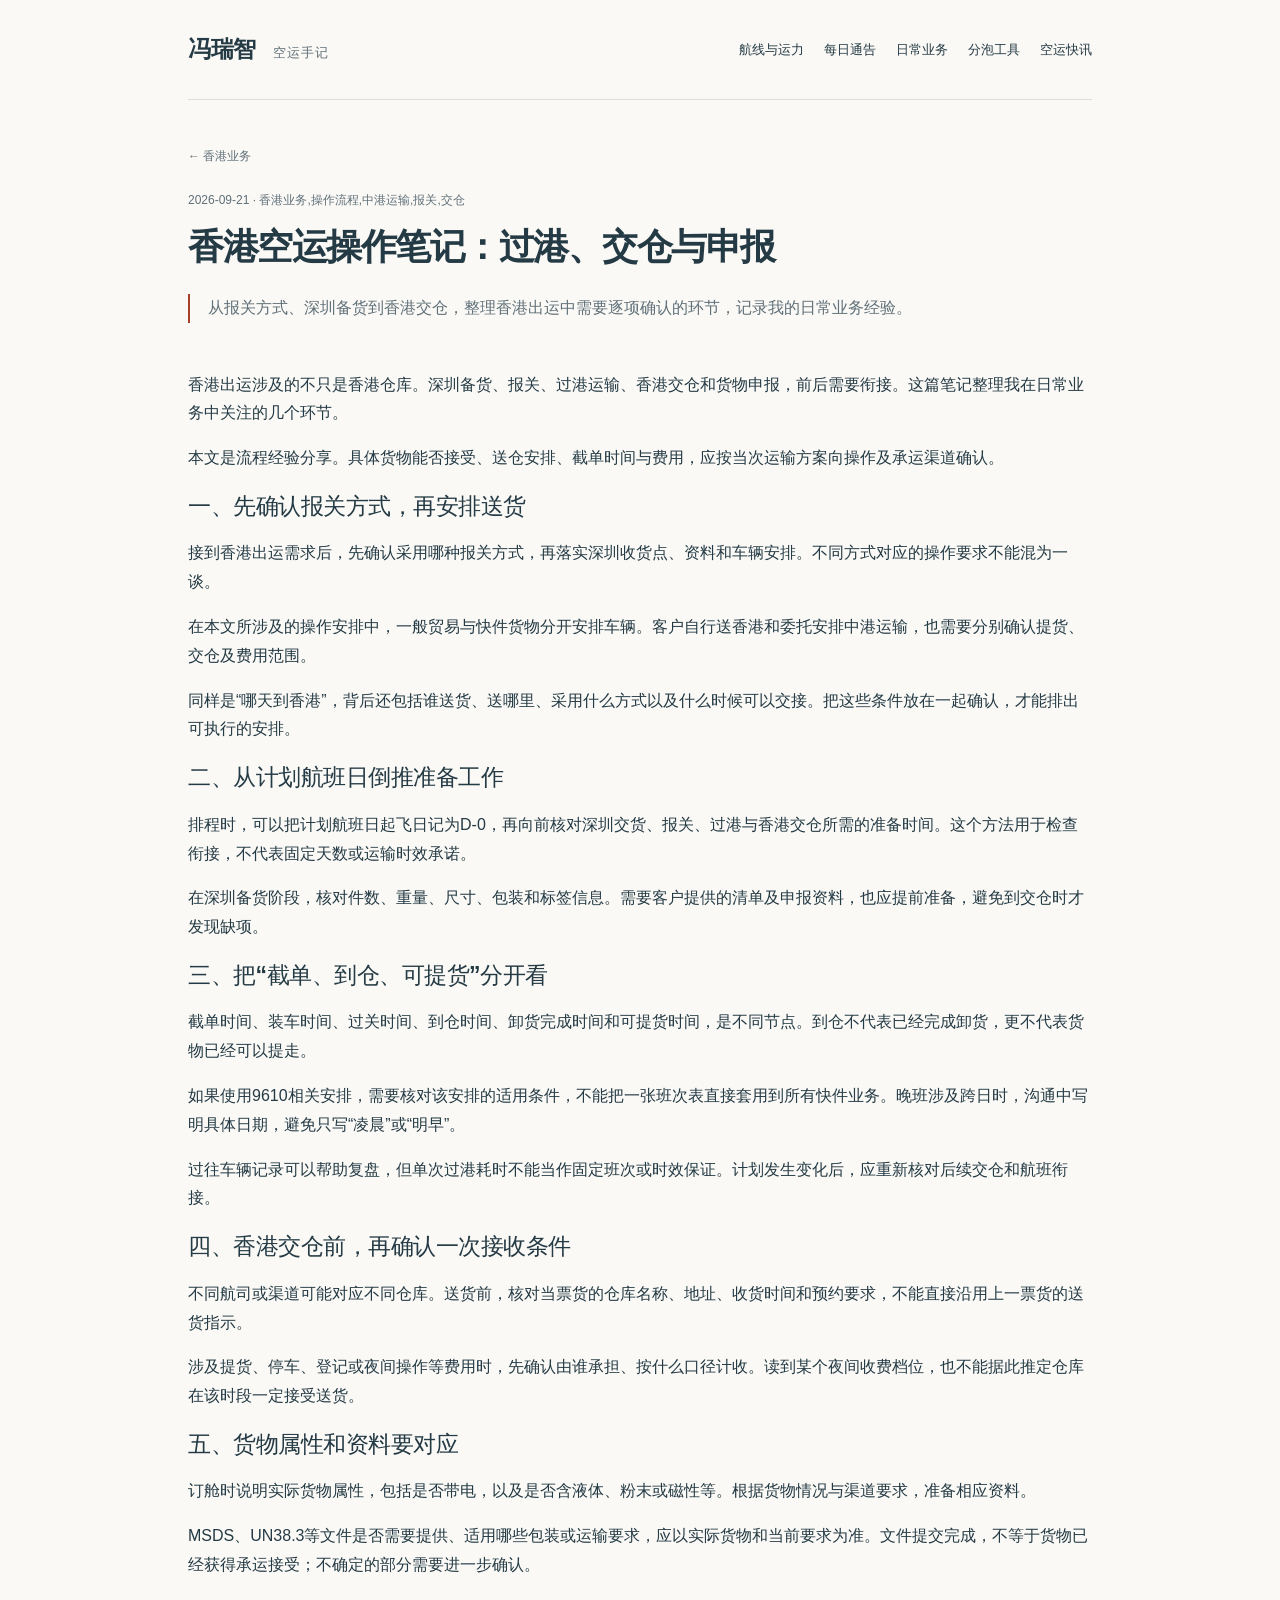
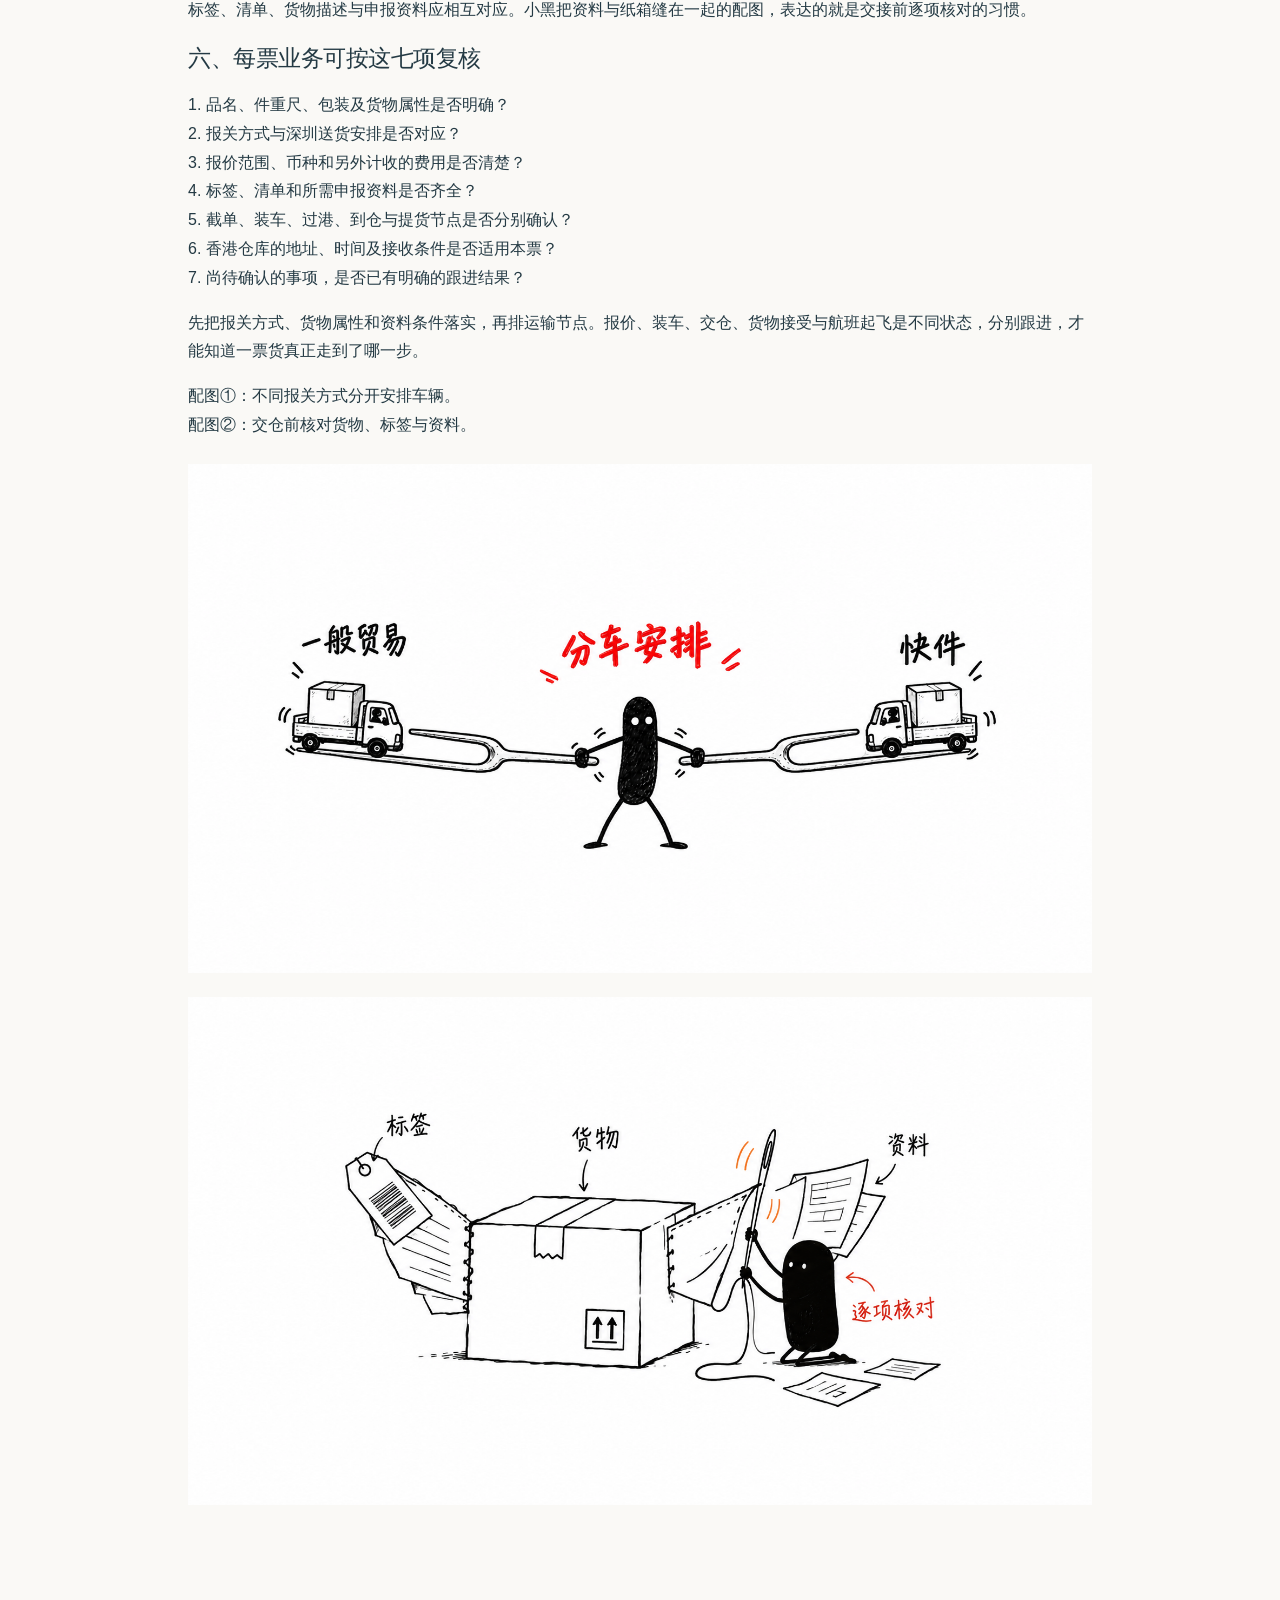
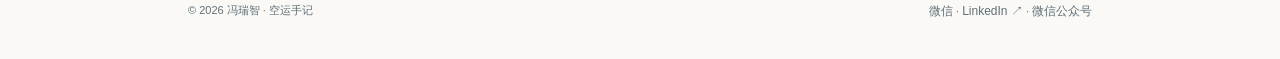
<file: note-75b7aff99ae64986bea65b50169d360d.html>
<!doctype html>
<html lang="zh-CN"><head><meta charset="utf-8"><meta name="viewport" content="width=device-width,initial-scale=1"><title>香港空运操作笔记：过港、交仓与申报｜冯瑞智 空运手记</title><meta name="description" content="从报关方式、深圳备货到香港交仓，整理香港出运中需要逐项确认的环节，记录我的日常业务经验。"><link rel="stylesheet" href="style.css?v=20260928-products"><link rel="icon" href="favicon.svg" type="image/svg+xml"><link rel="stylesheet" href="notes.css?v=1"><link rel="canonical" href="https://fengbill5112-code.github.io/note-75b7aff99ae64986bea65b50169d360d.html"><meta name="robots" content="index,follow"><meta property="og:title" content="香港空运操作笔记：过港、交仓与申报｜冯瑞智 空运手记"><meta property="og:description" content="从报关方式、深圳备货到香港交仓，整理香港出运中需要逐项确认的环节，记录我的日常业务经验。"><meta property="og:url" content="https://fengbill5112-code.github.io/note-75b7aff99ae64986bea65b50169d360d.html"><meta property="og:type" content="article"></head><body data-page="article"><a class="skip" href="#main">跳至正文</a><div class="wrap"><header><a class="brand" href="index.html">冯瑞智 <span>空运手记</span></a><nav aria-label="主导航"><a href="research.html">航线与运力</a><a href="products.html">每日通告</a><a href="practice.html">日常业务</a><a href="calculator.html">分泡工具</a><a href="cargo-news.html">空运快讯</a></nav></header><main id="main"><article id="notes" class="article-page"><a class="back" href="hongkong.html">← 香港业务</a><p class="meta"><time datetime="2026-09-21">2026-09-21</time> · 香港业务,操作流程,中港运输,报关,交仓</p><h1>香港空运操作笔记：过港、交仓与申报</h1><p class="article-summary">从报关方式、深圳备货到香港交仓，整理香港出运中需要逐项确认的环节，记录我的日常业务经验。</p><div class="note-body"><p class="body-paragraph">香港出运涉及的不只是香港仓库。深圳备货、报关、过港运输、香港交仓和货物申报，前后需要衔接。这篇笔记整理我在日常业务中关注的几个环节。</p><p class="body-paragraph">本文是流程经验分享。具体货物能否接受、送仓安排、截单时间与费用，应按当次运输方案向操作及承运渠道确认。</p><h2>一、先确认报关方式，再安排送货</h2><p class="body-paragraph">接到香港出运需求后，先确认采用哪种报关方式，再落实深圳收货点、资料和车辆安排。不同方式对应的操作要求不能混为一谈。</p><p class="body-paragraph">在本文所涉及的操作安排中，一般贸易与快件货物分开安排车辆。客户自行送香港和委托安排中港运输，也需要分别确认提货、交仓及费用范围。</p><p class="body-paragraph">同样是“哪天到香港”，背后还包括谁送货、送哪里、采用什么方式以及什么时候可以交接。把这些条件放在一起确认，才能排出可执行的安排。</p><h2>二、从计划航班日倒推准备工作</h2><p class="body-paragraph">排程时，可以把计划航班日起飞日记为D-0，再向前核对深圳交货、报关、过港与香港交仓所需的准备时间。这个方法用于检查衔接，不代表固定天数或运输时效承诺。</p><p class="body-paragraph">在深圳备货阶段，核对件数、重量、尺寸、包装和标签信息。需要客户提供的清单及申报资料，也应提前准备，避免到交仓时才发现缺项。</p><h2>三、把“截单、到仓、可提货”分开看</h2><p class="body-paragraph">截单时间、装车时间、过关时间、到仓时间、卸货完成时间和可提货时间，是不同节点。到仓不代表已经完成卸货，更不代表货物已经可以提走。</p><p class="body-paragraph">如果使用9610相关安排，需要核对该安排的适用条件，不能把一张班次表直接套用到所有快件业务。晚班涉及跨日时，沟通中写明具体日期，避免只写“凌晨”或“明早”。</p><p class="body-paragraph">过往车辆记录可以帮助复盘，但单次过港耗时不能当作固定班次或时效保证。计划发生变化后，应重新核对后续交仓和航班衔接。</p><h2>四、香港交仓前，再确认一次接收条件</h2><p class="body-paragraph">不同航司或渠道可能对应不同仓库。送货前，核对当票货的仓库名称、地址、收货时间和预约要求，不能直接沿用上一票货的送货指示。</p><p class="body-paragraph">涉及提货、停车、登记或夜间操作等费用时，先确认由谁承担、按什么口径计收。读到某个夜间收费档位，也不能据此推定仓库在该时段一定接受送货。</p><h2>五、货物属性和资料要对应</h2><p class="body-paragraph">订舱时说明实际货物属性，包括是否带电，以及是否含液体、粉末或磁性等。根据货物情况与渠道要求，准备相应资料。</p><p class="body-paragraph">MSDS、UN38.3等文件是否需要提供、适用哪些包装或运输要求，应以实际货物和当前要求为准。文件提交完成，不等于货物已经获得承运接受；不确定的部分需要进一步确认。</p><p class="body-paragraph">标签、清单、货物描述与申报资料应相互对应。小黑把资料与纸箱缝在一起的配图，表达的就是交接前逐项核对的习惯。</p><h2>六、每票业务可按这七项复核</h2><p class="body-paragraph">1. 品名、件重尺、包装及货物属性是否明确？
2. 报关方式与深圳送货安排是否对应？
3. 报价范围、币种和另外计收的费用是否清楚？
4. 标签、清单和所需申报资料是否齐全？
5. 截单、装车、过港、到仓与提货节点是否分别确认？
6. 香港仓库的地址、时间及接收条件是否适用本票？
7. 尚待确认的事项，是否已有明确的跟进结果？</p><p class="body-paragraph">先把报关方式、货物属性和资料条件落实，再排运输节点。报价、装车、交仓、货物接受与航班起飞是不同状态，分别跟进，才能知道一票货真正走到了哪一步。</p><p class="body-paragraph">配图①：不同报关方式分开安排车辆。
配图②：交仓前核对货物、标签与资料。</p><img src="media/b6da1055d9a04b97a1c052a042a433e2.png" alt="香港空运操作笔记：过港、交仓与申报 · 手绘配图" loading="lazy"><img src="media/b3238281968a4d78a9b5b00c8e25ffa2.png" alt="香港空运操作笔记：过港、交仓与申报 · 手绘配图" loading="lazy"></div></article></main><footer id="contact"><span>© 2026 冯瑞智 · 空运手记</span><span class="social-contacts"><a href="wechat.html">微信</a> · <a href="https://www.linkedin.com/in/%E7%91%9E%E6%99%BA-%E5%86%AF-088648386/" target="_blank" rel="noopener noreferrer">LinkedIn ↗</a> · <a href="wechat-official.html">微信公众号</a></span></footer></div></body></html>
</file>
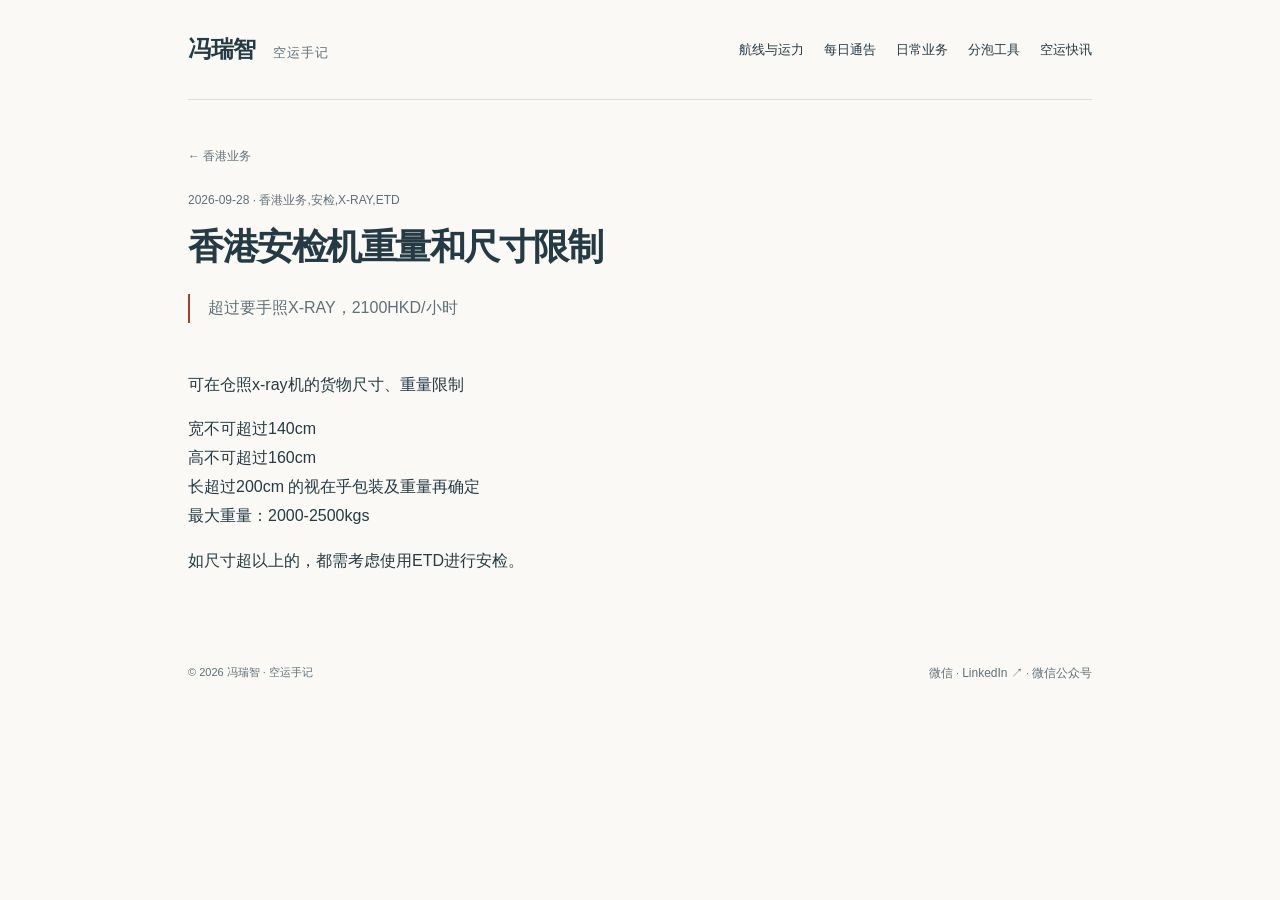
<file: note-9fb86a04dadf47e8976c2f7a544a3c77.html>
<!doctype html>
<html lang="zh-CN"><head><meta charset="utf-8"><meta name="viewport" content="width=device-width,initial-scale=1"><title>香港安检机重量和尺寸限制｜冯瑞智 空运手记</title><meta name="description" content="超过要手照X-RAY，2100HKD/小时"><link rel="stylesheet" href="style.css?v=20260928-products"><link rel="icon" href="favicon.svg" type="image/svg+xml"><link rel="stylesheet" href="notes.css?v=1"><link rel="canonical" href="https://fengbill5112-code.github.io/note-9fb86a04dadf47e8976c2f7a544a3c77.html"><meta name="robots" content="index,follow"><meta property="og:title" content="香港安检机重量和尺寸限制｜冯瑞智 空运手记"><meta property="og:description" content="超过要手照X-RAY，2100HKD/小时"><meta property="og:url" content="https://fengbill5112-code.github.io/note-9fb86a04dadf47e8976c2f7a544a3c77.html"><meta property="og:type" content="article"></head><body data-page="article"><a class="skip" href="#main">跳至正文</a><div class="wrap"><header><a class="brand" href="index.html">冯瑞智 <span>空运手记</span></a><nav aria-label="主导航"><a href="research.html">航线与运力</a><a href="products.html">每日通告</a><a href="practice.html">日常业务</a><a href="calculator.html">分泡工具</a><a href="cargo-news.html">空运快讯</a></nav></header><main id="main"><article id="notes" class="article-page"><a class="back" href="hongkong.html">← 香港业务</a><p class="meta"><time datetime="2026-09-28">2026-09-28</time> · 香港业务,安检,X-RAY,ETD</p><h1>香港安检机重量和尺寸限制</h1><p class="article-summary">超过要手照X-RAY，2100HKD/小时</p><div class="note-body"><p class="body-paragraph">可在仓照x-ray机的货物尺寸、重量限制</p><p class="body-paragraph">宽不可超过140cm
高不可超过160cm
长超过200cm 的视在乎包装及重量再确定
最大重量：2000-2500kgs</p><p class="body-paragraph">如尺寸超以上的，都需考虑使用ETD进行安检。</p></div></article></main><footer id="contact"><span>© 2026 冯瑞智 · 空运手记</span><span class="social-contacts"><a href="wechat.html">微信</a> · <a href="https://www.linkedin.com/in/%E7%91%9E%E6%99%BA-%E5%86%AF-088648386/" target="_blank" rel="noopener noreferrer">LinkedIn ↗</a> · <a href="wechat-official.html">微信公众号</a></span></footer></div></body></html>
</file>
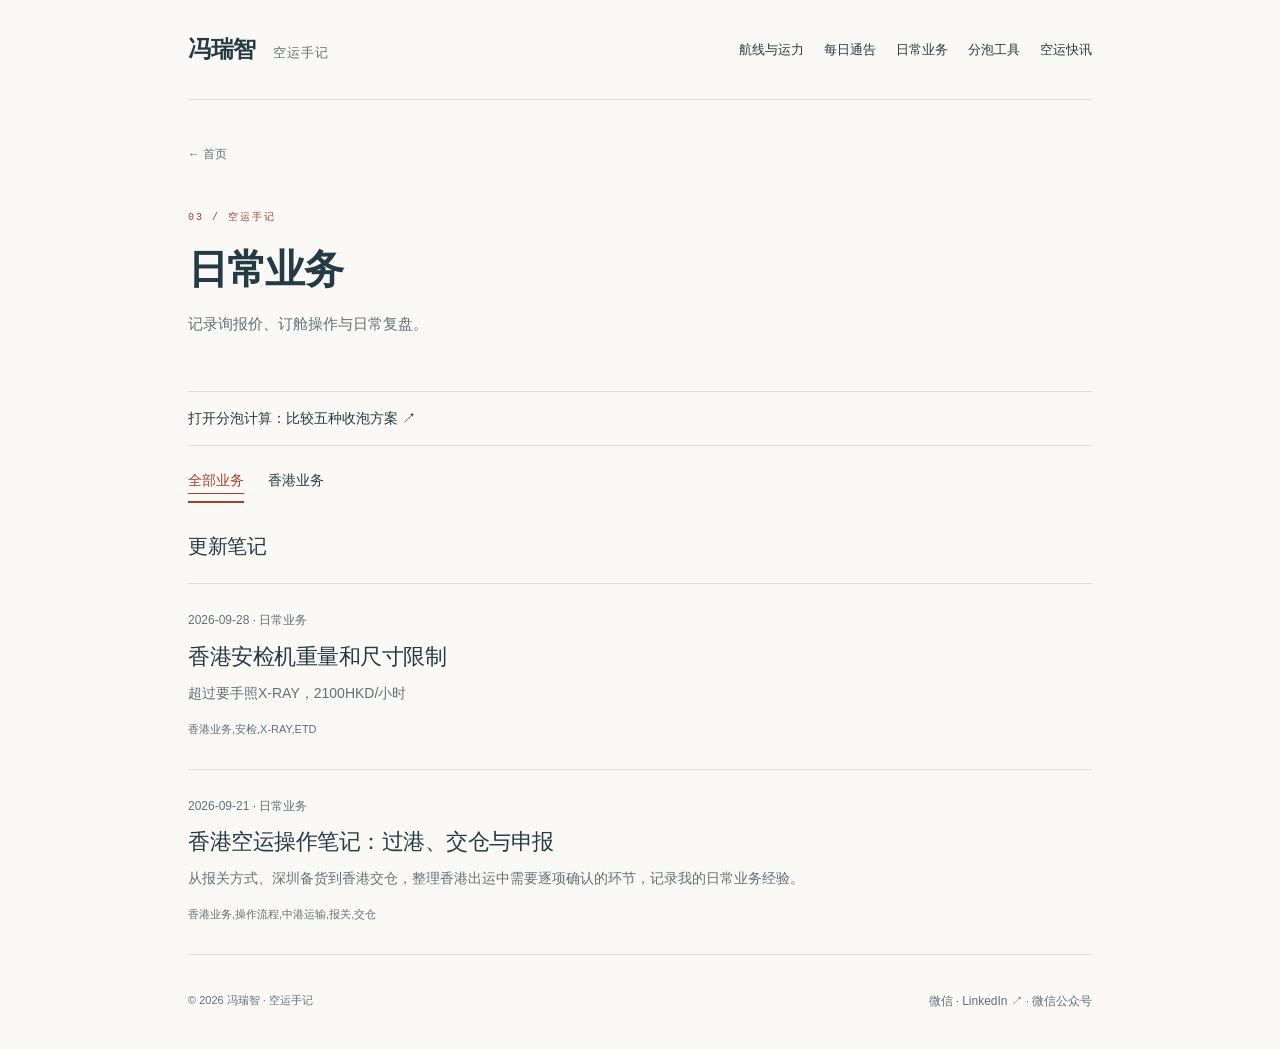
<file: practice.html>
<!doctype html>
<html lang="zh-CN"><head><meta charset="utf-8"><meta name="viewport" content="width=device-width,initial-scale=1"><title>日常业务｜冯瑞智 空运手记</title><meta name="description" content="冯瑞智的空运手记：航线与运力、每日通告、日常业务。"><link rel="stylesheet" href="style.css?v=20260928-products"><link rel="icon" href="favicon.svg" type="image/svg+xml"><link rel="stylesheet" href="notes.css?v=1"><link rel="canonical" href="https://fengbill5112-code.github.io/practice.html"><meta name="robots" content="index,follow"><meta property="og:title" content="日常业务｜冯瑞智 空运手记"><meta property="og:description" content="冯瑞智的空运手记：航线与运力、每日通告、日常业务。"><meta property="og:url" content="https://fengbill5112-code.github.io/practice.html"><meta property="og:type" content="website"></head><body data-category="practice"><a class="skip" href="#main">跳至正文</a><div class="wrap"><header><a class="brand" href="index.html">冯瑞智 <span>空运手记</span></a><nav aria-label="主导航"><a href="research.html">航线与运力</a><a href="products.html">每日通告</a><a href="practice.html">日常业务</a><a href="calculator.html">分泡工具</a><a href="cargo-news.html">空运快讯</a></nav></header><main id="main"><div class="page-intro"><a class="back" href="index.html">← 首页</a><p class="eyebrow">03 / 空运手记</p><h1>日常业务</h1><p>记录询报价、订舱操作与日常复盘。</p></div><p class="tool-entry"><a href="calculator.html">打开分泡计算：比较五种收泡方案 ↗</a></p><nav class="business-tabs" aria-label="业务分类"><a href="practice.html" data-group="" aria-current="page">全部业务</a><a href="hongkong.html" data-group="hongkong">香港业务</a></nav><div class="list-tools"><h2>更新笔记</h2></div><section id="notes" aria-label="笔记列表"><a class="note-card" href="note-9fb86a04dadf47e8976c2f7a544a3c77.html"><div class="meta">2026-09-28 · 日常业务</div><h2>香港安检机重量和尺寸限制</h2><p>超过要手照X-RAY，2100HKD/小时</p><span class="tags">香港业务,安检,X-RAY,ETD</span></a><a class="note-card" href="note-75b7aff99ae64986bea65b50169d360d.html"><div class="meta">2026-09-21 · 日常业务</div><h2>香港空运操作笔记：过港、交仓与申报</h2><p>从报关方式、深圳备货到香港交仓，整理香港出运中需要逐项确认的环节，记录我的日常业务经验。</p><span class="tags">香港业务,操作流程,中港运输,报关,交仓</span></a></section></main><footer id="contact"><span>© 2026 冯瑞智 · 空运手记</span><span class="social-contacts"><a href="wechat.html">微信</a> · <a href="https://www.linkedin.com/in/%E7%91%9E%E6%99%BA-%E5%86%AF-088648386/" target="_blank" rel="noopener noreferrer">LinkedIn ↗</a> · <a href="wechat-official.html">微信公众号</a></span></footer></div></body></html>
</file>
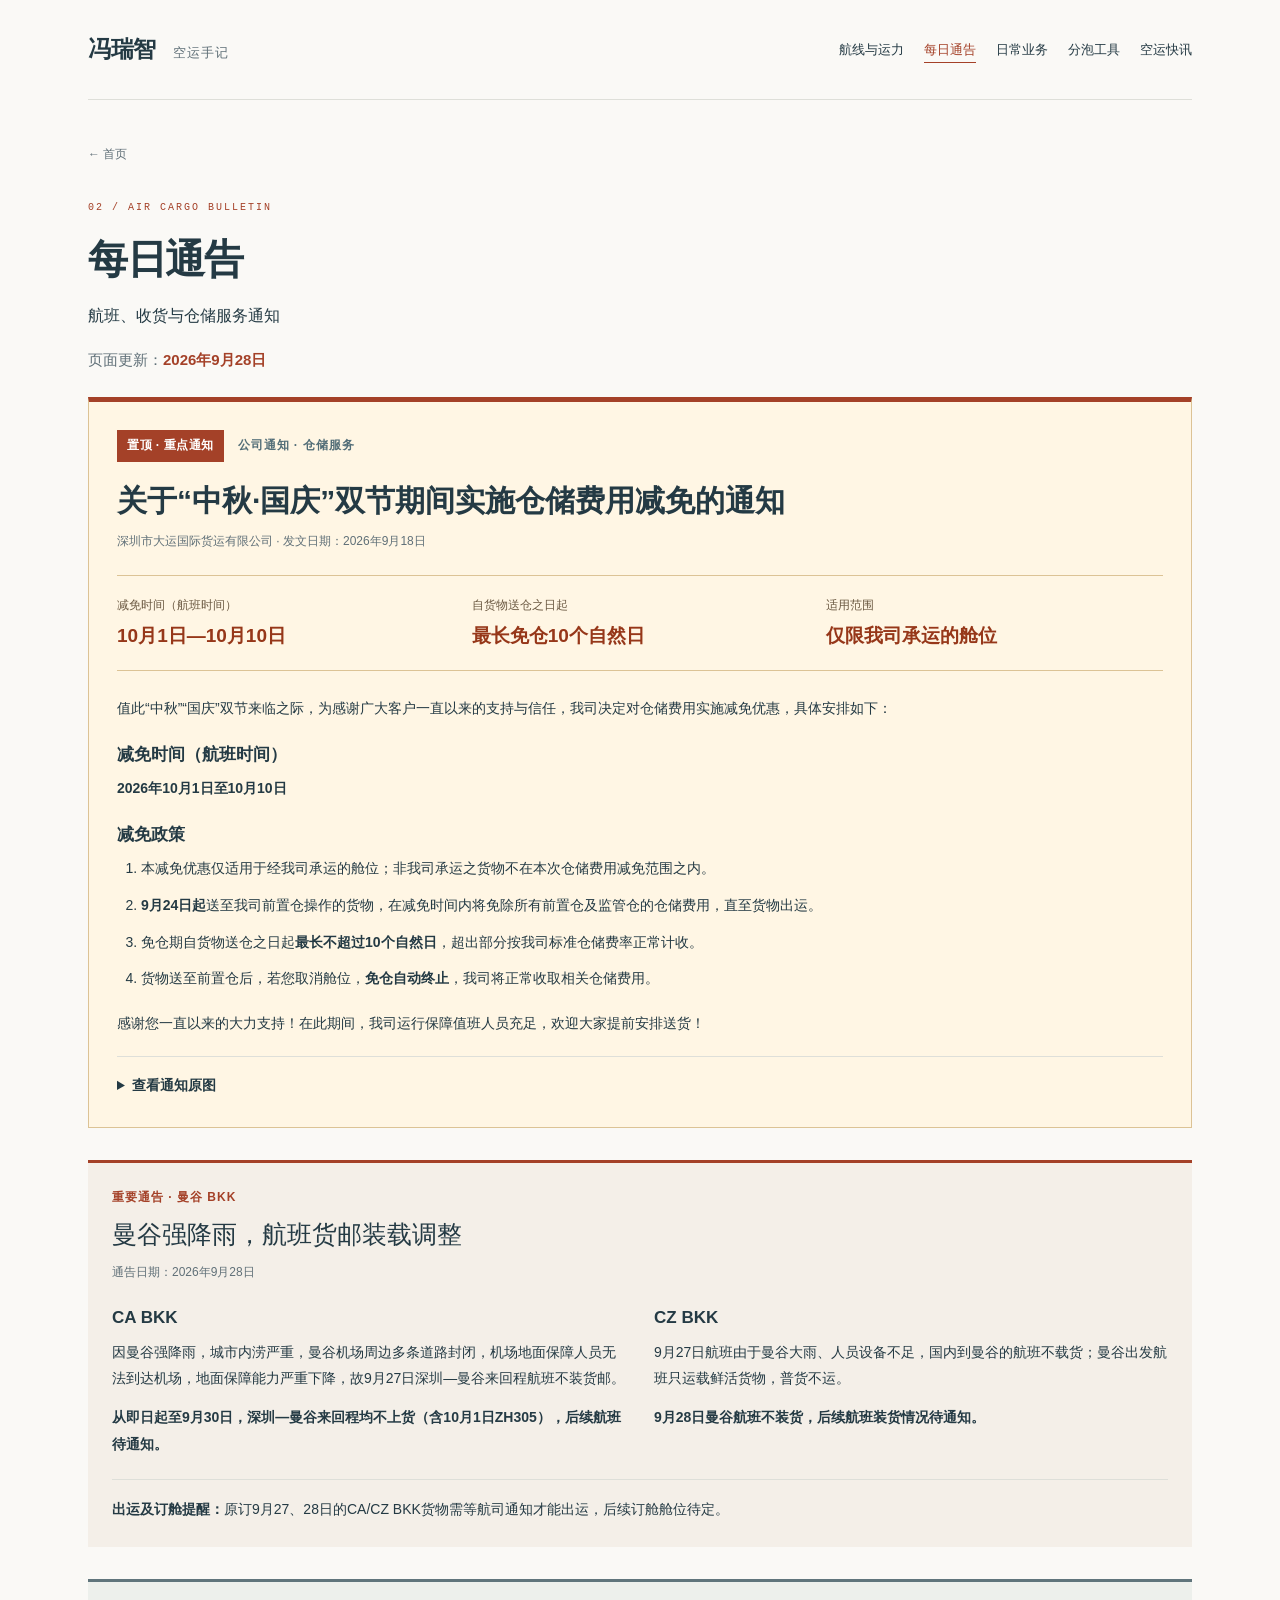
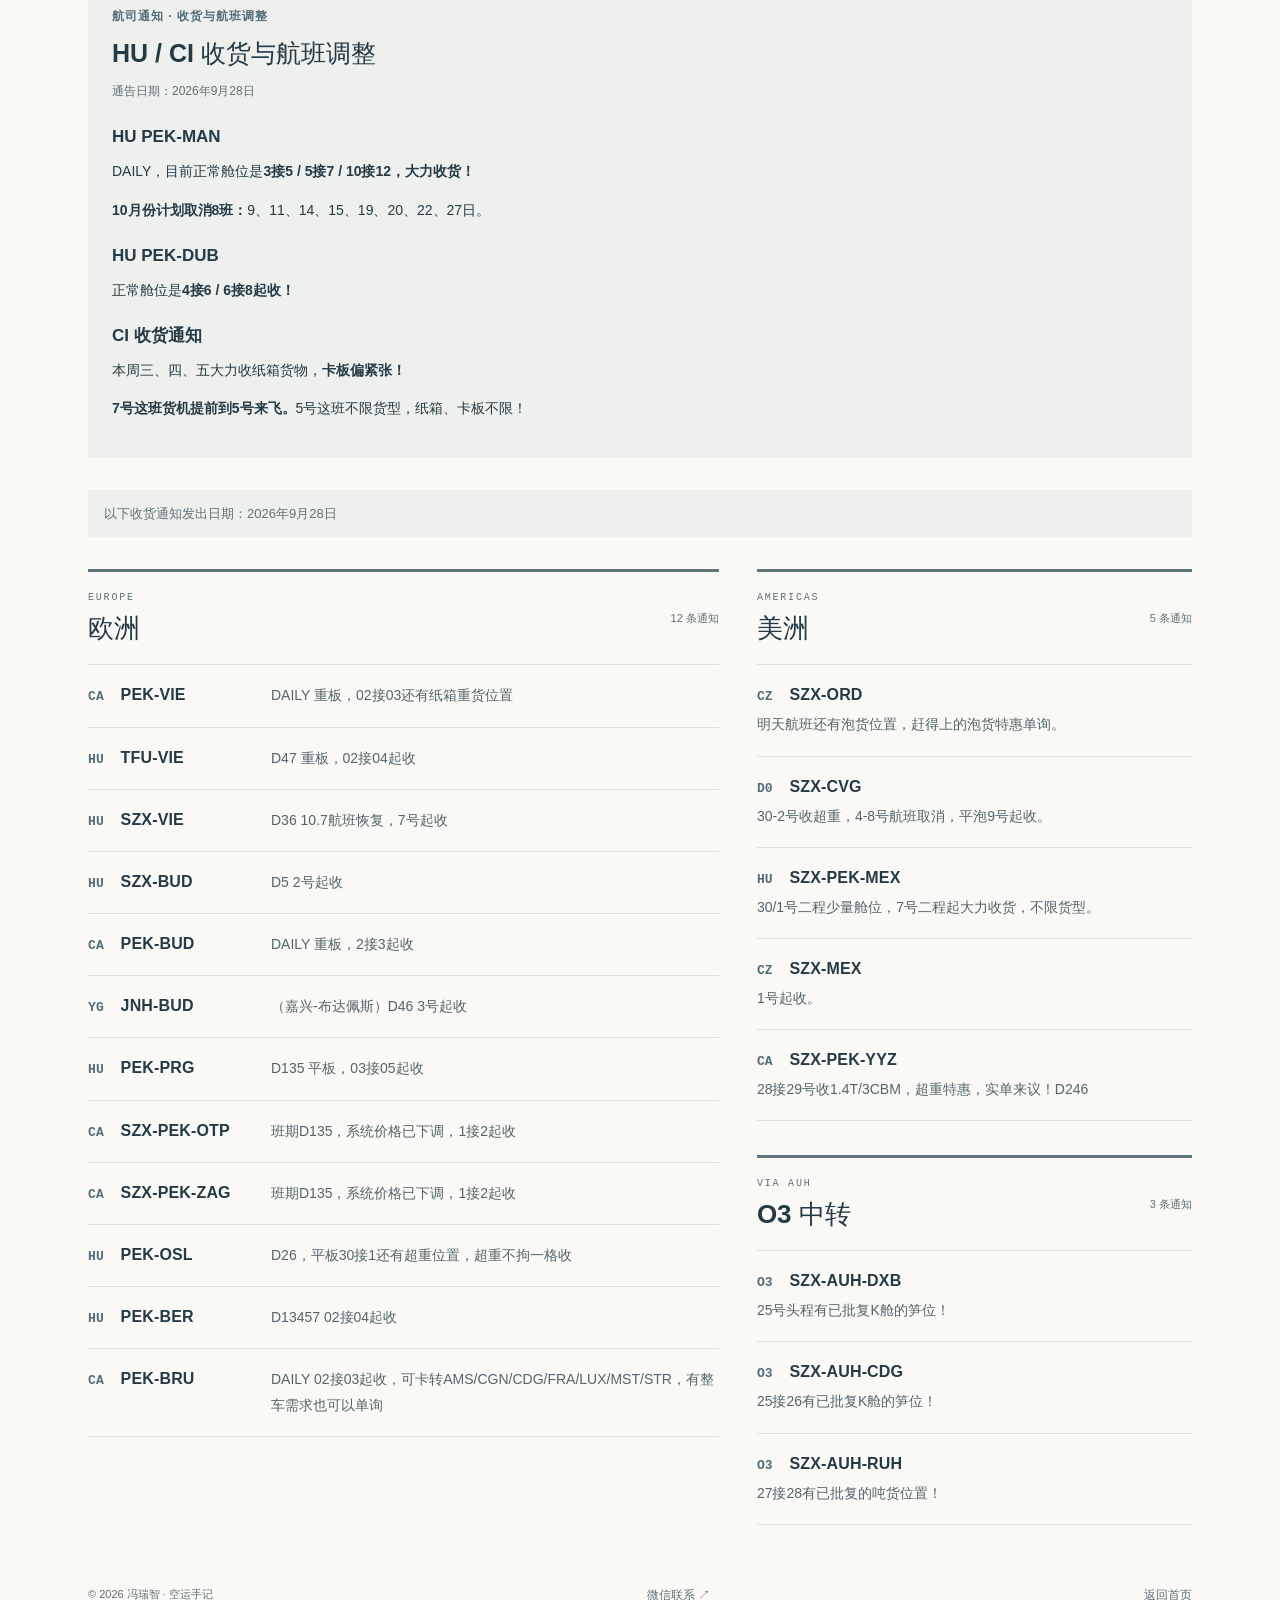
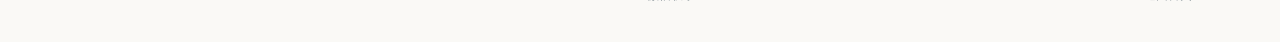
<file: products.html>
<!doctype html>
<html lang="zh-CN">
<head>
  <meta charset="utf-8">
  <meta name="viewport" content="width=device-width,initial-scale=1">
  <title>每日通告｜冯瑞智 空运手记</title>
  <meta name="description" content="公司空运每日通告，展示航班货邮装载调整、仓储服务通知、订舱安排及各线路的收货通知。">
  <link rel="icon" href="favicon.svg" type="image/svg+xml">
  <link rel="stylesheet" href="style.css?v=20260928-products">
  <link rel="stylesheet" href="product-board.css?v=20260928-pinned">
<link rel="canonical" href="https://fengbill5112-code.github.io/products.html"><meta name="robots" content="index,follow"><meta property="og:title" content="每日通告｜冯瑞智 空运手记"><meta property="og:description" content="公司空运每日通告，展示航班货邮装载调整、仓储服务通知、订舱安排及各线路的收货通知。"><meta property="og:url" content="https://fengbill5112-code.github.io/products.html"><meta property="og:type" content="website"></head>
<body class="product-board-page">
<a class="skip" href="#main">跳至正文</a>
<div class="wrap">
  <header>
    <a class="brand" href="index.html">冯瑞智 <span>空运手记</span></a>
    <nav aria-label="主导航"><a href="research.html">航线与运力</a><a href="products.html" aria-current="page">每日通告</a><a href="practice.html">日常业务</a><a href="calculator.html">分泡工具</a><a href="cargo-news.html">空运快讯</a></nav>
  </header>
  <main id="main">
    <div class="page-intro board-intro">
      <a class="back" href="index.html">← 首页</a>
      <p class="eyebrow">02 / AIR CARGO BULLETIN</p>
      <h1>每日通告</h1>
      <p>航班、收货与仓储服务通知</p>
      <p class="board-issue-date">页面更新：<time datetime="2026-09-28">2026年9月28日</time></p>
    </div>
    <section class="board-alert board-company-notice board-pinned" id="holiday-storage-20260918" aria-labelledby="storage-notice-heading">
      <p class="board-alert-label"><span class="board-pin-label">置顶 · 重点通知</span><span>公司通知 · 仓储服务</span></p>
      <h2 id="storage-notice-heading">关于“中秋·国庆”双节期间实施仓储费用减免的通知</h2>
      <p class="board-alert-meta">深圳市大运国际货运有限公司 · 发文日期：<time datetime="2026-09-18">2026年9月18日</time></p>
      <dl class="board-key-points">
        <div><dt>减免时间（航班时间）</dt><dd>10月1日—10月10日</dd></div>
        <div><dt>自货物送仓之日起</dt><dd>最长免仓10个自然日</dd></div>
        <div><dt>适用范围</dt><dd>仅限我司承运的舱位</dd></div>
      </dl>
      <div class="board-policy-body">
        <p>值此“中秋”“国庆”双节来临之际，为感谢广大客户一直以来的支持与信任，我司决定对仓储费用实施减免优惠，具体安排如下：</p>
        <h3>减免时间（航班时间）</h3>
        <p><strong><time datetime="2026-10-01">2026年10月1日</time>至<time datetime="2026-10-10">10月10日</time></strong></p>
        <h3>减免政策</h3>
        <ol class="board-policy-list">
          <li>本减免优惠仅适用于经我司承运的舱位；非我司承运之货物不在本次仓储费用减免范围之内。</li>
          <li><strong>9月24日起</strong>送至我司前置仓操作的货物，在减免时间内将免除所有前置仓及监管仓的仓储费用，直至货物出运。</li>
          <li>免仓期自货物送仓之日起<strong>最长不超过10个自然日</strong>，超出部分按我司标准仓储费率正常计收。</li>
          <li>货物送至前置仓后，若您取消舱位，<strong>免仓自动终止</strong>，我司将正常收取相关仓储费用。</li>
        </ol>
        <p>感谢您一直以来的大力支持！在此期间，我司运行保障值班人员充足，欢迎大家提前安排送货！</p>
      </div>
      <details class="board-source-document">
        <summary>查看通知原图</summary>
        <a href="lucky-way-holiday-storage-20260918.png" target="_blank" rel="noopener noreferrer"><img src="lucky-way-holiday-storage-20260918.png" alt="深圳市大运国际货运有限公司2026年9月18日仓储费用减免通知原图，含公司盖章" width="637" height="745" loading="lazy"></a>
        <p>来源：公司通知原图 · 点击图片可查看大图。</p>
      </details>
    </section>
    <section class="board-alert" id="bkk-20260928" aria-labelledby="bkk-notice-heading">
      <p class="board-alert-label">重要通告 · 曼谷 BKK</p>
      <h2 id="bkk-notice-heading">曼谷强降雨，航班货邮装载调整</h2>
      <p class="board-alert-meta">通告日期：<time datetime="2026-09-28">2026年9月28日</time></p>
      <div class="board-alert-columns">
        <article>
          <h3>CA BKK</h3>
          <p>因曼谷强降雨，城市内涝严重，曼谷机场周边多条道路封闭，机场地面保障人员无法到达机场，地面保障能力严重下降，故9月27日深圳—曼谷来回程航班不装货邮。</p>
          <p><strong>从即日起至9月30日，深圳—曼谷来回程均不上货（含10月1日ZH305），后续航班待通知。</strong></p>
        </article>
        <article>
          <h3>CZ BKK</h3>
          <p>9月27日航班由于曼谷大雨、人员设备不足，国内到曼谷的航班不载货；曼谷出发航班只运载鲜活货物，普货不运。</p>
          <p><strong>9月28日曼谷航班不装货，后续航班装货情况待通知。</strong></p>
        </article>
      </div>
      <p class="board-alert-impact"><strong>出运及订舱提醒：</strong>原订9月27、28日的CA/CZ BKK货物需等航司通知才能出运，后续订舱舱位待定。</p>
    </section>
    <section class="board-alert board-company-notice" id="hu-ci-20260928" aria-labelledby="hu-ci-notice-heading">
      <p class="board-alert-label">航司通知 · 收货与航班调整</p>
      <h2 id="hu-ci-notice-heading">HU / CI 收货与航班调整</h2>
      <p class="board-alert-meta">通告日期：<time datetime="2026-09-28">2026年9月28日</time></p>
      <div class="board-policy-body">
        <h3>HU PEK-MAN</h3>
        <p>DAILY，目前正常舱位是<strong>3接5 / 5接7 / 10接12，大力收货！</strong></p>
        <p><strong>10月份计划取消8班：</strong>9、11、14、15、19、20、22、27日。</p>
        <h3>HU PEK-DUB</h3>
        <p>正常舱位是<strong>4接6 / 6接8起收！</strong></p>
        <h3>CI 收货通知</h3>
        <p>本周三、四、五大力收纸箱货物，<strong>卡板偏紧张！</strong></p>
        <p><strong>7号这班货机提前到5号来飞。</strong>5号这班不限货型，纸箱、卡板不限！</p>
      </div>
    </section>
    <p class="board-date-note">以下收货通知发出日期：<time datetime="2026-09-28">2026年9月28日</time></p>
    <div class="product-board">
      <section id="europe" class="board-section board-europe" aria-labelledby="europe-heading">
        <div class="board-section-heading">
          <div><p class="board-region-label">EUROPE</p><h2 id="europe-heading">欧洲</h2></div>
          <span class="board-count">12 条通知</span>
        </div>
        <div class="board-notices">
          <article class="board-notice">
            <h3><span class="notice-carrier">CA</span> PEK-VIE</h3>
            <p>DAILY 重板，02接03还有纸箱重货位置</p>
          </article>
          <article class="board-notice">
            <h3><span class="notice-carrier">HU</span> TFU-VIE</h3>
            <p>D47 重板，02接04起收</p>
          </article>
          <article class="board-notice">
            <h3><span class="notice-carrier">HU</span> SZX-VIE</h3>
            <p>D36 10.7航班恢复，7号起收</p>
          </article>
          <article class="board-notice">
            <h3><span class="notice-carrier">HU</span> SZX-BUD</h3>
            <p>D5 2号起收</p>
          </article>
          <article class="board-notice">
            <h3><span class="notice-carrier">CA</span> PEK-BUD</h3>
            <p>DAILY 重板，2接3起收</p>
          </article>
          <article class="board-notice">
            <h3><span class="notice-carrier">YG</span> JNH-BUD</h3>
            <p>（嘉兴-布达佩斯）D46 3号起收</p>
          </article>
          <article class="board-notice">
            <h3><span class="notice-carrier">HU</span> PEK-PRG</h3>
            <p>D135 平板，03接05起收</p>
          </article>
          <article class="board-notice">
            <h3><span class="notice-carrier">CA</span> SZX-PEK-OTP</h3>
            <p>班期D135，系统价格已下调，1接2起收</p>
          </article>
          <article class="board-notice">
            <h3><span class="notice-carrier">CA</span> SZX-PEK-ZAG</h3>
            <p>班期D135，系统价格已下调，1接2起收</p>
          </article>
          <article class="board-notice">
            <h3><span class="notice-carrier">HU</span> PEK-OSL</h3>
            <p>D26，平板30接1还有超重位置，超重不拘一格收</p>
          </article>
          <article class="board-notice">
            <h3><span class="notice-carrier">HU</span> PEK-BER</h3>
            <p>D13457 02接04起收</p>
          </article>
          <article class="board-notice">
            <h3><span class="notice-carrier">CA</span> PEK-BRU</h3>
            <p>DAILY 02接03起收，可卡转AMS/CGN/CDG/FRA/LUX/MST/STR，有整车需求也可以单询</p>
          </article>
        </div>
      </section>
      <div class="board-side">
      <section id="americas" class="board-section" aria-labelledby="americas-heading">
        <div class="board-section-heading">
          <div><p class="board-region-label">AMERICAS</p><h2 id="americas-heading">美洲</h2></div>
          <span class="board-count">5 条通知</span>
        </div>
        <div class="board-notices">
          <article class="board-notice">
            <h3><span class="notice-carrier">CZ</span> SZX-ORD</h3>
            <p>明天航班还有泡货位置，赶得上的泡货特惠单询。</p>
          </article>
          <article class="board-notice">
            <h3><span class="notice-carrier">D0</span> SZX-CVG</h3>
            <p>30-2号收超重，4-8号航班取消，平泡9号起收。</p>
          </article>
          <article class="board-notice">
            <h3><span class="notice-carrier">HU</span> SZX-PEK-MEX</h3>
            <p>30/1号二程少量舱位，7号二程起大力收货，不限货型。</p>
          </article>
          <article class="board-notice">
            <h3><span class="notice-carrier">CZ</span> SZX-MEX</h3>
            <p>1号起收。</p>
          </article>
          <article class="board-notice">
            <h3><span class="notice-carrier">CA</span> SZX-PEK-YYZ</h3>
            <p>28接29号收1.4T/3CBM，超重特惠，实单来议！D246</p>
          </article>
        </div>
      </section>
      <section id="o3-transfer" class="board-section" aria-labelledby="o3-transfer-heading">
        <div class="board-section-heading">
          <div><p class="board-region-label">VIA AUH</p><h2 id="o3-transfer-heading">O3 中转</h2></div>
          <span class="board-count">3 条通知</span>
        </div>
        <div class="board-notices">
          <article class="board-notice">
            <h3><span class="notice-carrier">O3</span> SZX-AUH-DXB</h3>
            <p>25号头程有已批复K舱的笋位！</p>
          </article>
          <article class="board-notice">
            <h3><span class="notice-carrier">O3</span> SZX-AUH-CDG</h3>
            <p>25接26有已批复K舱的笋位！</p>
          </article>
          <article class="board-notice">
            <h3><span class="notice-carrier">O3</span> SZX-AUH-RUH</h3>
            <p>27接28有已批复的吨货位置！</p>
          </article>
        </div>
      </section>
      </div>
    </div>
  </main>
  <footer><span>© 2026 冯瑞智 · 空运手记</span><a href="wechat.html">微信联系 ↗</a><a href="index.html">返回首页</a></footer>
</div>
</body>
</html>
</file>
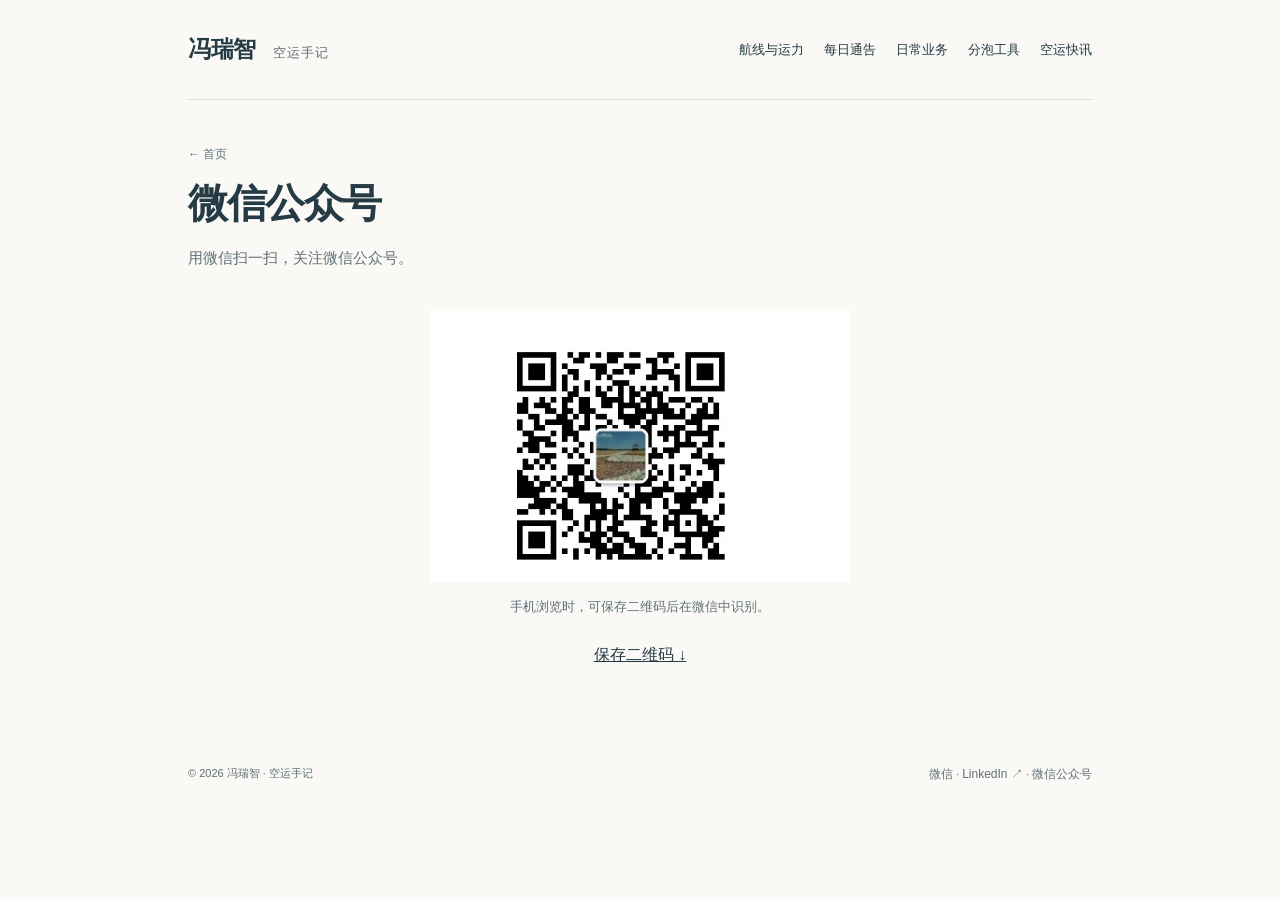
<file: wechat-official.html>
<!doctype html>
<html lang="zh-CN"><head><meta charset="utf-8"><meta name="viewport" content="width=device-width,initial-scale=1"><title>微信公众号｜冯瑞智 空运手记</title><meta name="description" content="冯瑞智的空运手记：航线与运力、每日通告、日常业务。"><link rel="stylesheet" href="style.css?v=20260928-products"><link rel="icon" href="favicon.svg" type="image/svg+xml"><link rel="stylesheet" href="notes.css?v=1"><link rel="canonical" href="https://fengbill5112-code.github.io/wechat-official.html"><meta name="robots" content="index,follow"><meta property="og:title" content="微信公众号｜冯瑞智 空运手记"><meta property="og:description" content="冯瑞智的空运手记：航线与运力、每日通告、日常业务。"><meta property="og:url" content="https://fengbill5112-code.github.io/wechat-official.html"><meta property="og:type" content="website"></head><body><a class="skip" href="#main">跳至正文</a><div class="wrap"><header><a class="brand" href="index.html">冯瑞智 <span>空运手记</span></a><nav aria-label="主导航"><a href="research.html">航线与运力</a><a href="products.html">每日通告</a><a href="practice.html">日常业务</a><a href="calculator.html">分泡工具</a><a href="cargo-news.html">空运快讯</a></nav></header><main id="main"><div class="page-intro"><a class="back" href="index.html">← 首页</a><h1>微信公众号</h1><p>用微信扫一扫，关注微信公众号。</p></div><div class="wechat-contact"><img src="wechat-official-qr.png" alt="微信公众号二维码"><p>手机浏览时，可保存二维码后在微信中识别。</p><a href="wechat-official-qr.png" download="微信公众号二维码.png">保存二维码 ↓</a></div></main><footer id="contact"><span>© 2026 冯瑞智 · 空运手记</span><span class="social-contacts"><a href="wechat.html">微信</a> · <a href="https://www.linkedin.com/in/%E7%91%9E%E6%99%BA-%E5%86%AF-088648386/" target="_blank" rel="noopener noreferrer">LinkedIn ↗</a> · <a href="wechat-official.html">微信公众号</a></span></footer></div></body></html>
</file>
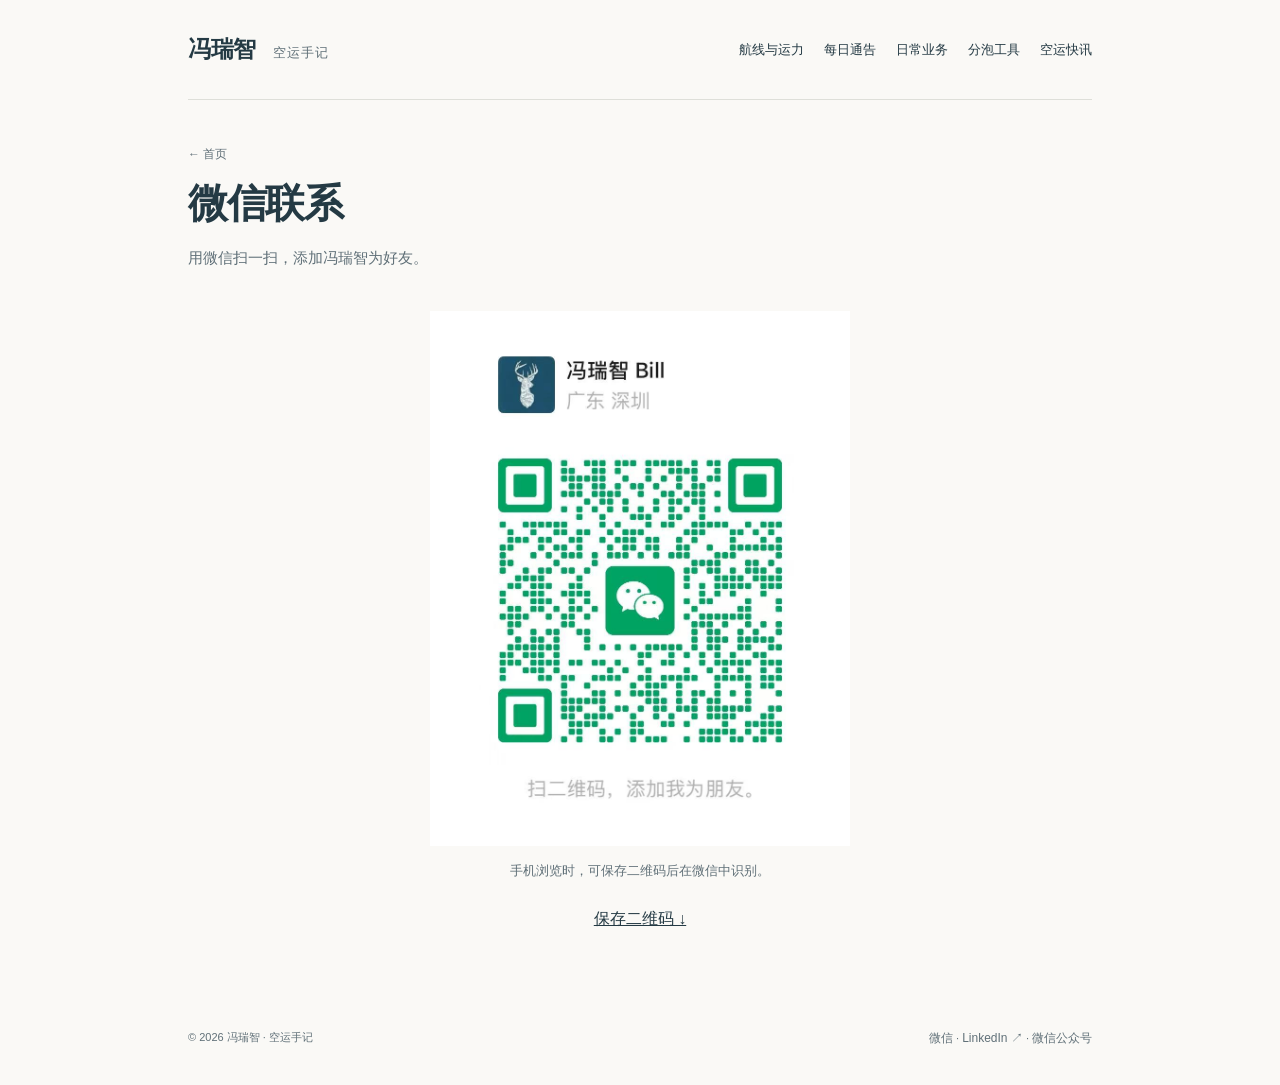
<file: wechat.html>
<!doctype html>
<html lang="zh-CN"><head><meta charset="utf-8"><meta name="viewport" content="width=device-width,initial-scale=1"><title>微信联系｜冯瑞智 空运手记</title><meta name="description" content="冯瑞智的空运手记：航线与运力、每日通告、日常业务。"><link rel="stylesheet" href="style.css?v=20260928-products"><link rel="icon" href="favicon.svg" type="image/svg+xml"><link rel="stylesheet" href="notes.css?v=1"><link rel="canonical" href="https://fengbill5112-code.github.io/wechat.html"><meta name="robots" content="index,follow"><meta property="og:title" content="微信联系｜冯瑞智 空运手记"><meta property="og:description" content="冯瑞智的空运手记：航线与运力、每日通告、日常业务。"><meta property="og:url" content="https://fengbill5112-code.github.io/wechat.html"><meta property="og:type" content="website"></head><body><a class="skip" href="#main">跳至正文</a><div class="wrap"><header><a class="brand" href="index.html">冯瑞智 <span>空运手记</span></a><nav aria-label="主导航"><a href="research.html">航线与运力</a><a href="products.html">每日通告</a><a href="practice.html">日常业务</a><a href="calculator.html">分泡工具</a><a href="cargo-news.html">空运快讯</a></nav></header><main id="main"><div class="page-intro"><a class="back" href="index.html">← 首页</a><h1>微信联系</h1><p>用微信扫一扫，添加冯瑞智为好友。</p></div><div class="wechat-contact"><img src="wechat-qr.jpg" alt="冯瑞智的微信好友二维码"><p>手机浏览时，可保存二维码后在微信中识别。</p><a href="wechat-qr.jpg" download="冯瑞智-微信二维码.jpg">保存二维码 ↓</a></div></main><footer id="contact"><span>© 2026 冯瑞智 · 空运手记</span><span class="social-contacts"><a href="wechat.html">微信</a> · <a href="https://www.linkedin.com/in/%E7%91%9E%E6%99%BA-%E5%86%AF-088648386/" target="_blank" rel="noopener noreferrer">LinkedIn ↗</a> · <a href="wechat-official.html">微信公众号</a></span></footer></div></body></html>
</file>
<file: style.css>
:root{--paper:#faf9f6;--ink:#243a44;--muted:#607078;--line:#dedfd9;--accent:#a44128}*{box-sizing:border-box}html{scroll-behavior:smooth}body{margin:0;background:var(--paper);color:var(--ink);font:16px/1.8 -apple-system,BlinkMacSystemFont,"PingFang SC","Microsoft YaHei",sans-serif}a{color:inherit;text-decoration:none}a:hover{color:var(--accent)}a:focus-visible{outline:2px solid var(--accent);outline-offset:6px}.wrap{max-width:1000px;padding:0 48px;margin:auto}header{display:flex;justify-content:space-between;align-items:center;gap:24px;min-height:100px;border-bottom:1px solid var(--line)}.brand{font-size:23px;font-weight:650;letter-spacing:-.5px}.brand span{font-size:13px;color:var(--muted);font-weight:400;letter-spacing:1px;margin-left:12px}nav{display:flex;gap:28px;font-size:13px}nav a{padding:10px 0}nav a[aria-current=page]{color:var(--accent);text-decoration:underline;text-underline-offset:8px}.intro{padding:64px 0 48px}.eyebrow{font:10px/1.6 ui-monospace,monospace;letter-spacing:2px;color:var(--accent);margin:0 0 22px}h1{font-size:48px;line-height:1.35;letter-spacing:-1.5px;margin:0 0 22px;font-weight:600}.intro>p:last-child,.page-intro>p:last-child{color:var(--muted);font-size:15px;margin:0}.topics{border-top:1px solid var(--line)}.topic{display:grid;grid-template-columns:44px 1fr 28px;gap:20px;align-items:start;border-bottom:1px solid var(--line);padding:26px 0}.number{font:12px/1.8 ui-monospace,monospace;color:var(--accent);padding-top:7px}h2{font-size:23px;font-weight:550;letter-spacing:-.5px;line-height:1.5;margin:0}.topic p{font-size:14px;color:var(--muted);margin:8px 0 6px}.tags{font-size:11px;color:var(--muted)}.arrow{font-size:22px;line-height:1.5}.topic:hover h2,.topic:hover .arrow{color:var(--accent)}footer{display:flex;justify-content:space-between;gap:20px;padding:36px 0;font-size:11px;color:var(--muted)}footer a{font-size:12px}.page-intro{padding:34px 0 40px}.back{font-size:12px;color:var(--muted);display:inline-block;padding:10px 0}.page-intro .eyebrow{margin:34px 0 16px}.page-intro h1{font-size:40px;margin-bottom:14px}.reading{border-top:1px solid var(--line)}.entry{display:grid;grid-template-columns:190px 1fr;gap:32px;border-bottom:1px solid var(--line);padding:28px 0}.entry h2{font-size:20px}.entry p{margin:0;color:var(--muted);font-size:15px}.note{border-left:2px solid var(--accent);padding:0 0 0 20px;margin:36px 0}.note h2{font-size:14px}.note p{font-size:13px;color:var(--muted);margin:8px 0 0;max-width:680px}.return{margin-bottom:12px}.skip{position:absolute;top:-100px;left:12px;background:var(--ink);color:white;padding:10px}.skip:focus{top:12px}::selection{background:#efd6ca}@media(max-width:650px){.wrap{padding:0 24px}header{min-height:112px;flex-wrap:wrap;gap:8px;padding:20px 0 14px}nav{width:100%;gap:26px;font-size:12px}.intro{padding:42px 0 34px}h1{font-size:37px}.topic{grid-template-columns:24px 1fr 18px;gap:12px;padding:24px 0}h2{font-size:21px}.topic p{font-size:13px}.tags{font-size:10px}.entry{grid-template-columns:1fr;gap:10px;padding:24px 0}.entry p{font-size:14px}.page-intro h1{font-size:34px}footer{gap:12px;font-size:10px}footer a{font-size:11px}}@media(prefers-reduced-motion:reduce){html{scroll-behavior:auto}}
/* Public tools navigation and entry points */
header nav{flex-wrap:wrap;gap:12px 20px;justify-content:flex-end}.tool-entry{padding:14px 0;border-top:1px solid var(--line);border-bottom:1px solid var(--line);font-size:14px}.tool-links{display:grid;grid-template-columns:1fr 1fr;gap:8px 24px;padding:28px 0;border-bottom:1px solid var(--line)}.tool-links a{font-weight:600}.tool-links span{color:var(--muted);font-size:13px}.tool-links a:nth-of-type(2){grid-column:1}.tool-links span{grid-column:2}@media(max-width:650px){header nav{justify-content:flex-start;gap:4px 18px}.tool-links{grid-template-columns:1fr}.tool-links span,.tool-links a:nth-of-type(2){grid-column:1}footer{flex-wrap:wrap}}
</file>
<file: notes.css>
.list-tools{display:flex;align-items:center;justify-content:space-between;gap:20px;padding:0 0 22px;border-bottom:1px solid var(--line)}.list-tools h2,.latest>h2{font-size:20px}.list-tools label{font-size:12px}.note-card{display:block;padding:26px 0;border-bottom:1px solid var(--line)}.note-card h2{font-size:22px;margin:8px 0}.note-card p{color:var(--muted);font-size:14px;margin:8px 0;overflow-wrap:anywhere}.meta{color:var(--muted);font-size:12px}.empty{padding:36px 0;color:var(--muted);font-size:14px}.latest{padding-top:40px}.article-page{padding:36px 0}.article-page h1{font-size:36px;overflow-wrap:anywhere}.article-summary{color:var(--muted);border-left:2px solid var(--accent);padding-left:18px}.note-body{padding-top:16px;overflow-wrap:anywhere}.body-paragraph{white-space:pre-wrap}.note-body img,#preview-body img{max-width:100%;height:auto;display:block;margin:24px auto}.admin-layout{display:grid;grid-template-columns:230px 1fr;gap:36px;padding-bottom:40px}.admin-layout aside{border-right:1px solid var(--line);padding-right:20px}.manage-item{width:100%;text-align:left;margin-top:12px;padding:12px!important;overflow-wrap:anywhere}.manage-item span{display:block;color:var(--muted);font-size:11px;margin-top:6px}button,input,textarea,select{font:inherit;color:var(--ink)}button{cursor:pointer;border:1px solid var(--line);background:transparent;padding:9px 14px;font-size:13px;border-radius:4px}button:hover{border-color:var(--accent)}button:disabled{opacity:.5;cursor:wait}.solid{background:var(--ink);color:white}input,textarea,select{border:1px solid #aab3b4;background:#fff;border-radius:4px;padding:9px 10px;font-size:14px;max-width:100%}textarea{resize:vertical}form label{display:block;margin:16px 0;font-size:13px}form label input,form label textarea,form label select{display:block;width:100%;margin-top:7px}.form-row{display:grid;grid-template-columns:1fr 1fr;gap:16px}.form-row label{margin-bottom:0}.editor-actions{display:flex;gap:10px;flex-wrap:wrap;margin-top:24px}#message{font-size:14px;color:var(--accent)}#images{display:flex;gap:12px;flex-wrap:wrap}#images>div{width:130px}#images img{width:130px;height:100px;object-fit:cover}#images button{font-size:11px}dialog{width:min(800px,92vw);max-height:90vh;border:1px solid var(--line);background:var(--paper);padding:28px;color:var(--ink)}dialog::backdrop{background:#172d3d88}button:focus-visible,input:focus-visible,textarea:focus-visible,select:focus-visible{outline:2px solid var(--accent);outline-offset:3px}[hidden]{display:none!important}#notes h2,#preview-body h1{overflow-wrap:anywhere}footer{flex-wrap:wrap}@media(max-width:700px){.admin-layout{grid-template-columns:1fr}.admin-layout aside{border-right:0;padding-right:0;border-bottom:1px solid var(--line);padding-bottom:24px}#manage-list{max-height:220px;overflow:auto}.form-row{grid-template-columns:1fr}.article-page h1{font-size:29px}.list-tools{align-items:start}.list-tools select{max-width:150px}}

.wechat-contact{max-width:420px;margin:0 auto 48px;text-align:center}.wechat-contact img{display:block;width:100%;height:auto}.wechat-contact p{font-size:13px;color:var(--muted)}.wechat-contact a{display:inline-block;padding:10px;text-decoration:underline}

.business-tabs{display:flex;gap:24px;margin-bottom:28px;font-size:14px}.business-tabs a{padding:8px 0}.business-tabs a[aria-current=page]{color:var(--accent);border-bottom:2px solid var(--accent)}
</file>
<file: product-board.css>
/* A static company bulletin, grouped by destination region. */
.product-board-page .wrap{max-width:1200px}
.board-intro{padding-bottom:24px}
.board-intro .eyebrow{margin-top:24px}
.board-intro p.board-issue-date{margin-top:12px;font-size:15px}.board-issue-date time{color:var(--accent);font-weight:650}
.board-alert{margin:0 0 32px;padding:24px;background:#f4efe8;border-top:3px solid var(--accent);scroll-margin-top:24px}
.board-alert-label{margin:0 0 8px;color:var(--accent);font-size:12px;font-weight:650;letter-spacing:1px}
.board-alert h2{margin:0;font-size:25px;line-height:1.5;letter-spacing:0}
.board-alert-meta{margin:8px 0 22px;color:var(--muted);font-size:12px;line-height:1.8}
.board-alert-columns{display:grid;grid-template-columns:repeat(2,minmax(0,1fr));gap:28px}
.board-alert-columns h3{margin:0 0 8px;font-size:17px;line-height:1.5}
.board-alert-columns p,.board-alert-impact{font-size:14px;line-height:1.9;overflow-wrap:anywhere}
.board-alert-columns p{margin:0 0 12px}
.board-alert-columns p:last-child{margin-bottom:0}
.board-alert-impact{margin:22px 0 0;padding-top:16px;border-top:1px solid var(--line)}
.board-company-notice{background:#edf0ec;border-top-color:#60757c}
.board-company-notice .board-alert-label{color:#526d77}
.board-pinned{background:#fff6e4;border:1px solid #dcc395;border-top:5px solid var(--accent);padding:28px}
.board-pinned .board-alert-label{display:flex;flex-wrap:wrap;align-items:center;gap:10px 14px;margin-bottom:16px}
.board-pin-label{display:inline-block;padding:5px 10px;background:var(--accent);color:#fff;font-size:12px;letter-spacing:.5px}
.board-pinned h2{font-size:30px;line-height:1.5;font-weight:750}
.board-key-points{display:grid;grid-template-columns:repeat(3,minmax(0,1fr));gap:18px;margin:0 0 24px;padding:20px 0;border-top:1px solid #dcc395;border-bottom:1px solid #dcc395}
.board-key-points>div{min-width:0}
.board-key-points dt{margin-bottom:7px;color:#6b5942;font-size:12px;line-height:1.6}
.board-key-points dd{margin:0;color:#963719;font-size:19px;line-height:1.5;font-weight:700;overflow-wrap:anywhere}
@media(max-width:650px){.board-alert.board-pinned{padding:18px}.board-alert.board-pinned h2{font-size:23px}.board-key-points{grid-template-columns:1fr;gap:15px;padding:18px 0}.board-key-points dt{margin-bottom:3px}.board-key-points dd{font-size:18px}}
.board-policy-body{font-size:14px;line-height:1.9;overflow-wrap:anywhere}
.board-policy-body h3{margin:20px 0 8px;font-size:17px;line-height:1.5}
.board-policy-body p{margin:0 0 12px}
.board-policy-list{margin:0 0 18px;padding-left:24px}
.board-policy-list li+li{margin-top:10px}
.board-source-document{margin-top:20px;padding-top:16px;border-top:1px solid var(--line)}
.board-source-document summary{cursor:pointer;font-size:14px;font-weight:650}
.board-source-document img{display:block;width:100%;max-width:637px;height:auto;margin-top:18px;background:#fff}
.board-source-document p{margin:10px 0 0;color:var(--muted);font-size:12px;line-height:1.8}
@media(max-width:650px){.board-policy-body{font-size:13px}}
@media(max-width:650px){.board-alert{padding:18px;margin-bottom:26px}.board-alert h2{font-size:21px}.board-alert-columns{grid-template-columns:1fr;gap:22px}.board-alert-columns p,.board-alert-impact{font-size:13px}}
.board-date-note{margin:0 0 32px;padding:12px 16px;background:#edf0ec;color:var(--muted);font-size:13px;line-height:1.8}
.product-board{display:grid;grid-template-columns:minmax(0,1.45fr) minmax(0,1fr);gap:38px;align-items:start}
.board-section{min-width:0;border-top:3px solid #60757c;scroll-margin-top:24px}
.board-section-heading{display:flex;justify-content:space-between;align-items:center;gap:16px;padding:18px 0 16px;border-bottom:1px solid var(--line)}
.board-region-label{display:block;margin:0 0 3px;color:var(--muted);font:10px/1.6 ui-monospace,monospace;letter-spacing:1.8px}
.board-section-heading h2{font-size:26px;letter-spacing:0}
.board-count{color:var(--muted);font-size:11px;white-space:nowrap}
.board-notice{padding:18px 0;border-bottom:1px solid var(--line)}
.board-notice h3{margin:0 0 5px;font-size:16px;line-height:1.5;font-weight:650;letter-spacing:.15px;overflow-wrap:anywhere}
.notice-carrier{display:inline-block;min-width:28px;color:#526d77;font:600 13px/1.5 ui-monospace,monospace}
.board-notice p{margin:0;color:#53646b;font-size:14px;line-height:1.8;overflow-wrap:anywhere}
.board-europe .board-notice{display:grid;grid-template-columns:minmax(0,168px) minmax(0,1fr);gap:6px 15px}
.board-europe .board-notice h3{margin:0}
.board-side{display:grid;gap:34px;min-width:0}
.product-board-page footer{margin-top:24px;flex-wrap:wrap}
.products-home{padding-top:38px}
.board-home-heading{display:flex;justify-content:space-between;align-items:center;gap:18px;margin-bottom:18px}
.board-home-heading h2{font-size:20px}
.board-home-heading>a{font-size:12px;color:var(--muted)}
.board-home-regions{display:grid;grid-template-columns:repeat(3,minmax(0,1fr));border-top:2px solid #60757c;border-bottom:1px solid var(--line)}
.board-home-region{min-width:0;padding:20px 22px 22px 0}
.board-home-region+.board-home-region{padding-left:22px;border-left:1px solid var(--line)}
.board-home-region h3{display:flex;justify-content:space-between;gap:16px;margin:3px 0 8px;font-size:19px;font-weight:600;line-height:1.5}
.board-home-region h3 span{font-weight:400}
.board-home-region p{margin:0 0 12px;color:var(--muted);font-size:13px;line-height:1.8;overflow-wrap:anywhere}
.board-home-summary{color:var(--muted);font-size:11px}
.board-home-region:hover h3{color:var(--accent)}
@media(max-width:950px){.product-board{grid-template-columns:1fr;gap:34px}.board-europe .board-notice{grid-template-columns:minmax(0,180px) minmax(0,1fr)}.board-side .board-notice{display:grid;grid-template-columns:minmax(0,180px) minmax(0,1fr);gap:6px 15px}.board-side .board-notice h3{margin:0}}
@media(max-width:650px){.board-date-note{margin-bottom:26px;padding:12px 14px;font-size:12px}.board-section-heading{padding:14px 0}.board-section-heading h2{font-size:23px}.board-notice,.board-europe .board-notice,.board-side .board-notice{display:block;padding:15px 0}.board-notice h3,.board-europe .board-notice h3,.board-side .board-notice h3{margin:0 0 5px;font-size:16px}.board-notice p{font-size:13px}.board-home-regions{grid-template-columns:1fr}.board-home-region,.board-home-region+.board-home-region{padding:18px 0;border-left:0}.board-home-region+.board-home-region{border-top:1px solid var(--line)}.board-home-region p{margin-bottom:7px}.board-home-region h3{font-size:19px}.products-home{padding-top:30px}}
</file>
<file: tools.css>
.tool-lead,.tool-note{color:var(--muted);font-size:14px}.tool-panel{padding:24px;border:1px solid var(--line);border-radius:8px;margin:24px 0;background:#fffefa}.input-grid,.filter-grid{display:grid;grid-template-columns:repeat(2,minmax(0,1fr));gap:18px}label{display:block;font-size:13px}input,select,textarea,button{font:inherit;color:var(--ink)}input:not([type=checkbox]),select,textarea{display:block;width:100%;padding:10px;border:1px solid #b8c4c8;border-radius:4px;background:#fffefa}input:focus-visible,select:focus-visible,textarea:focus-visible,button:focus-visible,summary:focus-visible{outline:2px solid var(--accent);outline-offset:3px}button{padding:10px 18px;border:1px solid var(--ink);background:var(--ink);color:var(--paper);border-radius:4px;cursor:pointer;font-size:13px}button:disabled{opacity:.4;cursor:default}.confirm{margin:20px 0}.confirm input{margin-right:8px}.table-scroll{overflow:auto}table{width:100%;border-collapse:collapse;font-size:13px;min-width:570px}caption{text-align:left;padding:12px 0;font-weight:600}th,td{padding:14px 10px;text-align:left;border-bottom:1px solid var(--line)}th{background:#eef1f0}.output-label{margin:24px 0 12px}.news-actions{display:flex;justify-content:space-between;align-items:center;gap:20px;margin:20px 0}.news-card{padding:28px 0;border-top:1px solid var(--line)}.news-card h2{font-size:21px}.news-meta{font-size:12px;color:var(--muted)}.news-card h3{font-size:13px;margin:18px 0 4px}.news-card p{font-size:14px;white-space:pre-wrap;overflow-wrap:anywhere}.news-card summary{cursor:pointer;font-size:13px}.news-card a{text-decoration:underline;text-underline-offset:3px}.status-grid{display:grid;grid-template-columns:1fr 1fr;gap:8px 20px;font-size:13px}.status-grid p{margin:0}.status-warning{color:var(--accent)}.filter-grid{grid-template-columns:2fr 1fr 1fr 1fr;gap:12px}.tool-panel h2{font-size:18px;margin-bottom:12px}@media(max-width:750px){.filter-grid{grid-template-columns:1fr 1fr}}@media(max-width:500px){.input-grid,.filter-grid,.status-grid{grid-template-columns:1fr}.tool-panel{padding:18px}.news-actions{align-items:flex-start}}@media print{header,footer,.skip,#news-filters,#news-print,button{display:none}.wrap{max-width:none;padding:0}body{background:white;color:black}.page-intro{padding:0}.news-card{break-inside:avoid}.news-card details>*{display:block!important}.news-card a::after{content:' (' attr(href) ')';font-size:10px;overflow-wrap:anywhere}.tool-panel{margin:12px 0;padding:12px}.status-grid{display:block}}

.table-hint{display:none;font-size:12px;color:var(--muted);margin:8px 0}@media(max-width:650px){.table-hint{display:block}}@media print{.table-hint{display:none}}
.status-gaps summary{cursor:pointer;font-size:14px;color:var(--accent)}.status-gaps ul{padding-left:22px;font-size:14px;overflow-wrap:anywhere}.status-gaps li+li{margin-top:8px}
</file>
